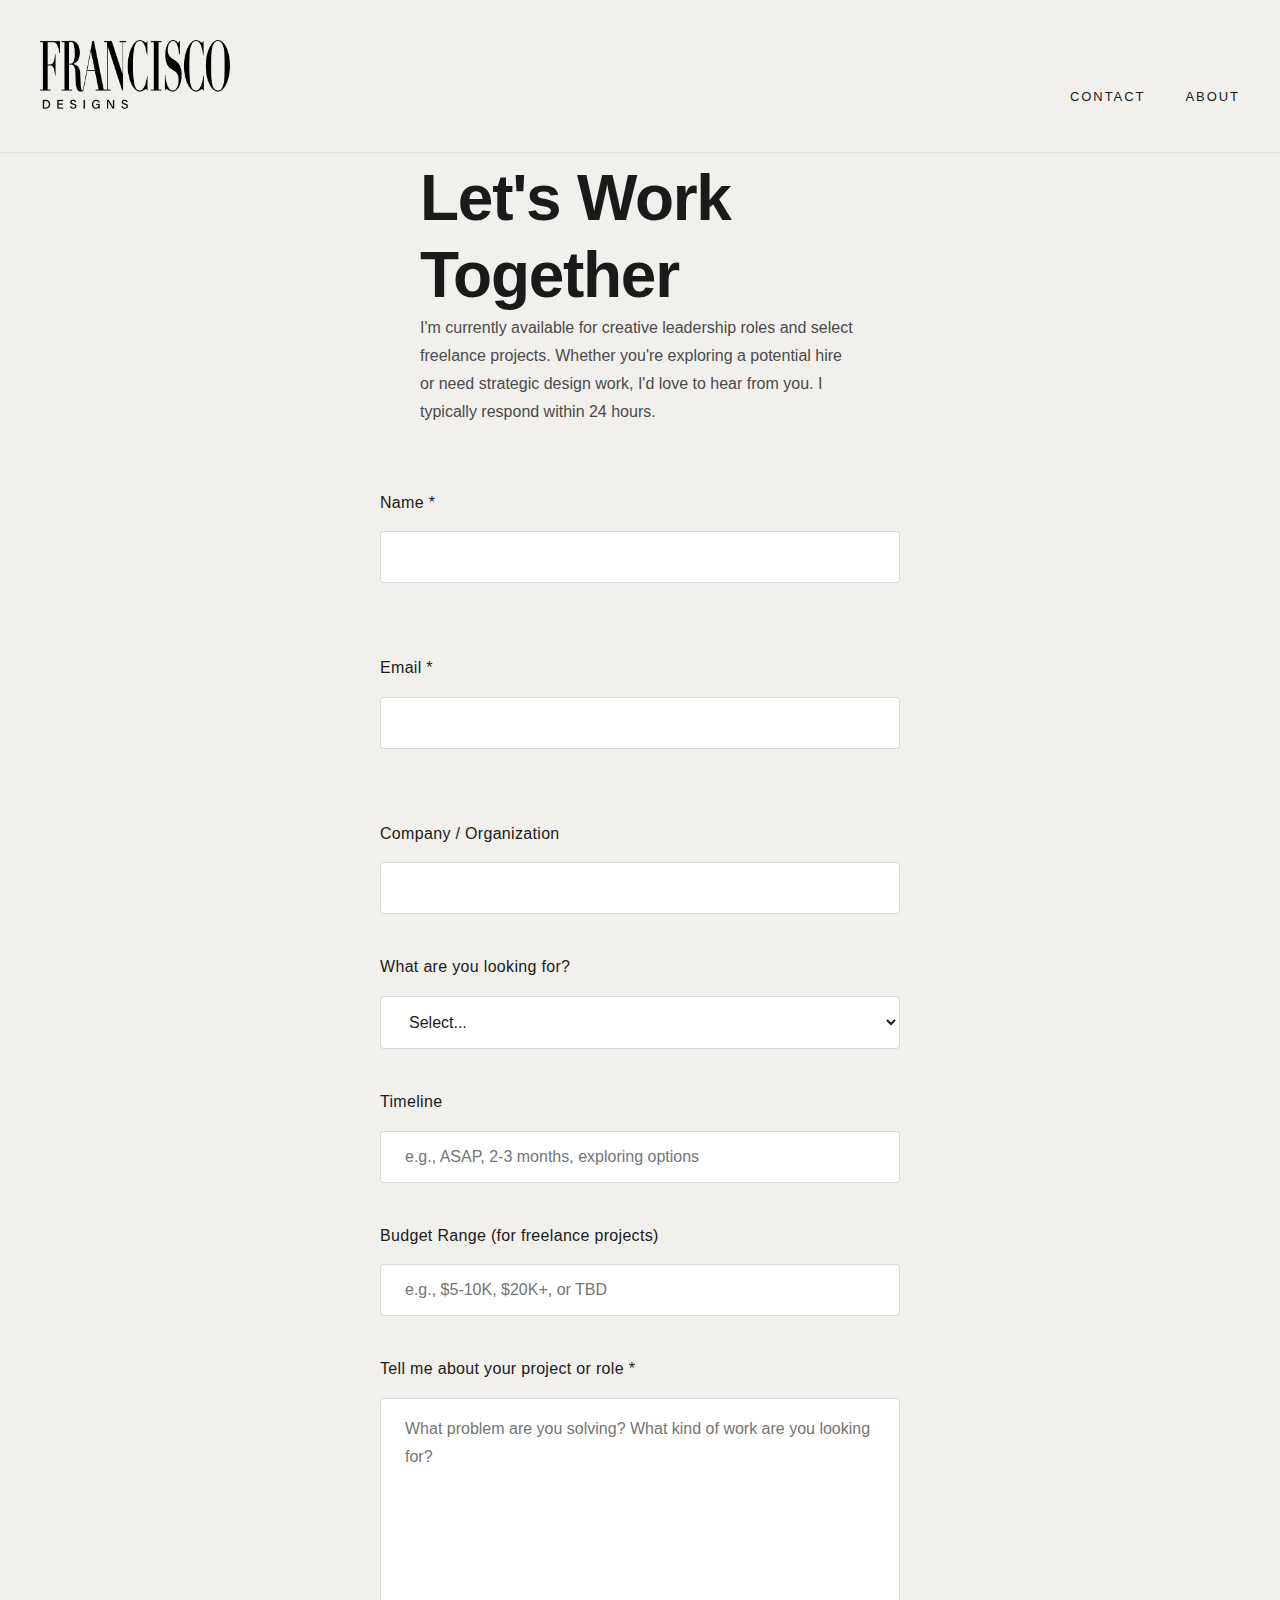
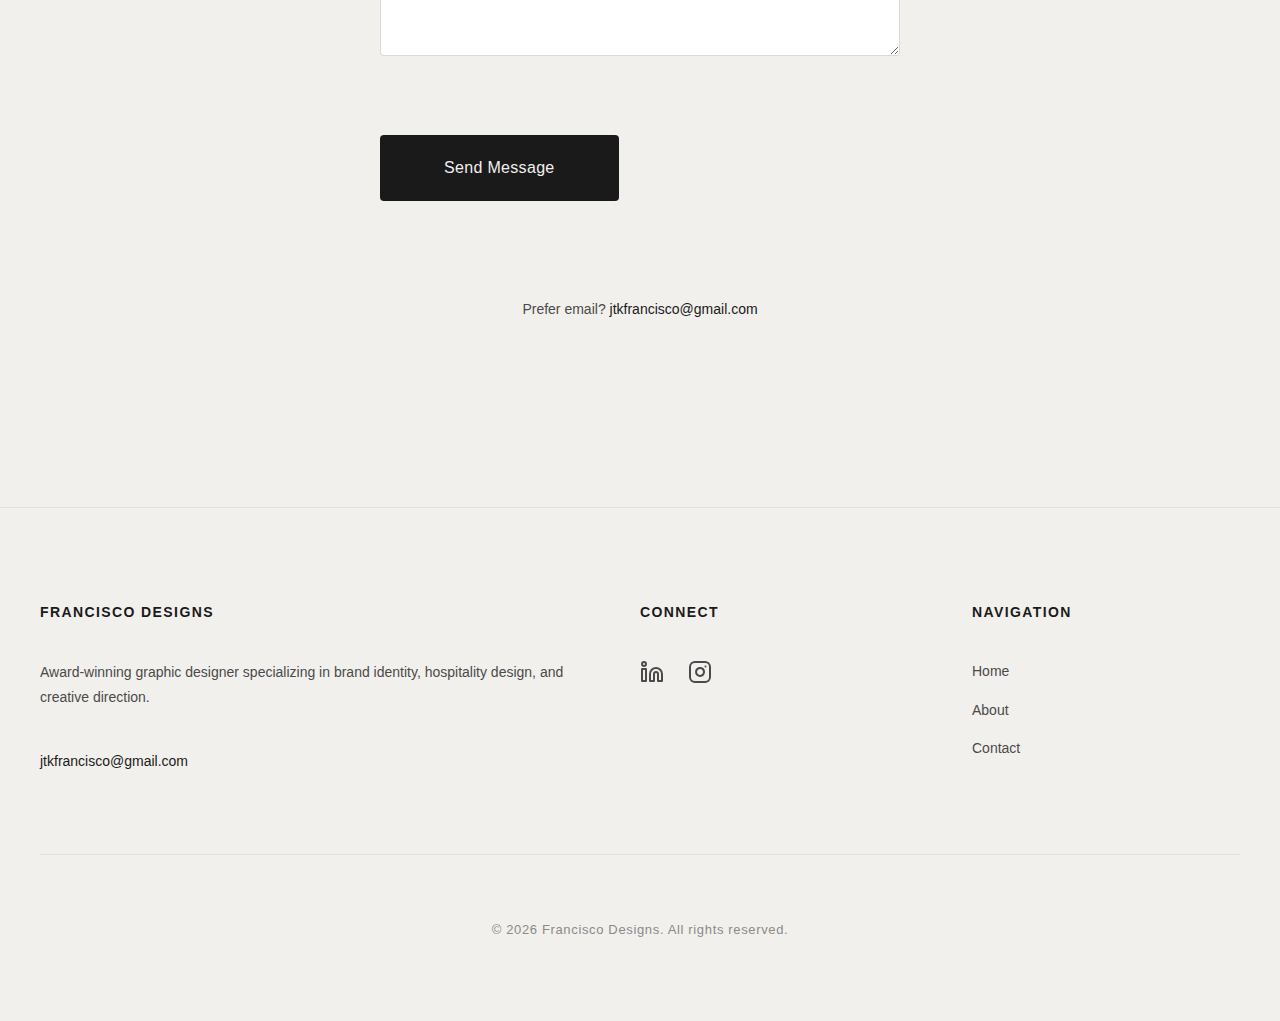
<file: contact.html>
<!DOCTYPE html>
<html lang="en">
<head>
    <meta charset="UTF-8">
    <meta name="viewport" content="width=device-width, initial-scale=1.0">
    <title>Contact – Francisco Designs</title>
    <meta name="description" content="Get in touch with Francisco Designs for brand identity and creative direction projects.">
    <link rel="stylesheet" href="css/styles.css">
</head>
<body>
    <!-- Sticky Navigation Header -->
    <header class="main-header">
        <div class="header-content">
            <a href="index.html" class="logo">
                <img src="MainFranciscoLogo.png" alt="Francisco Designs">
            </a>
            <nav class="main-nav">
                <a href="contact.html" class="nav-link">CONTACT</a>
                <a href="About/about.html" class="nav-link">ABOUT</a>
            </nav>
        </div>
    </header>

    <!-- Contact Form Section -->
    <main class="contact-page" role="main" style="margin-top: 120px;">
        <div class="container">
            <section class="section-text">
                <h1>Let's Work Together</h1>
                <p>I'm currently available for creative leadership roles and select freelance projects. Whether you're exploring a potential hire or need strategic design work, I'd love to hear from you. I typically respond within 24 hours.</p>
            </section>

            <form class="contact-form" method="POST" action="https://formspree.io/f/mreebrgv" id="contactForm">
                <div class="form-group">
                    <label for="name" class="form-label">Name *</label>
                    <input type="text"
                           id="name"
                           name="name"
                           class="form-input"
                           required
                           aria-required="true">
                    <span class="form-error" id="name-error"></span>
                </div>

                <div class="form-group">
                    <label for="email" class="form-label">Email *</label>
                    <input type="email"
                           id="email"
                           name="email"
                           class="form-input"
                           required
                           aria-required="true">
                    <span class="form-error" id="email-error"></span>
                </div>

                <div class="form-group">
                    <label for="company" class="form-label">Company / Organization</label>
                    <input type="text"
                           id="company"
                           name="company"
                           class="form-input">
                </div>

                <div class="form-group">
                    <label for="project-type" class="form-label">What are you looking for?</label>
                    <select id="project-type" name="project-type" class="form-input">
                        <option value="">Select...</option>
                        <option value="full-time">Full-Time Creative Leadership Role</option>
                        <option value="contract">Contract / Freelance Project</option>
                        <option value="consultation">Design Consultation</option>
                        <option value="collaboration">Collaboration / Partnership</option>
                        <option value="other">Other</option>
                    </select>
                </div>

                <div class="form-group">
                    <label for="timeline" class="form-label">Timeline</label>
                    <input type="text"
                           id="timeline"
                           name="timeline"
                           class="form-input"
                           placeholder="e.g., ASAP, 2-3 months, exploring options">
                </div>

                <div class="form-group">
                    <label for="budget" class="form-label">Budget Range (for freelance projects)</label>
                    <input type="text"
                           id="budget"
                           name="budget"
                           class="form-input"
                           placeholder="e.g., $5-10K, $20K+, or TBD">
                </div>

                <div class="form-group">
                    <label for="message" class="form-label">Tell me about your project or role *</label>
                    <textarea id="message"
                              name="message"
                              class="form-textarea"
                              rows="8"
                              required
                              aria-required="true"
                              placeholder="What problem are you solving? What kind of work are you looking for?"></textarea>
                    <span class="form-error" id="message-error"></span>
                </div>

                <button type="submit" class="form-button" id="submitBtn">Send Message</button>

                <div class="form-status" id="formStatus" style="display: none;"></div>
            </form>

            <div class="contact-alternate" style="margin-top: var(--space-xl); text-align: center;">
                <p style="color: var(--color-text-medium);">
                    Prefer email?
                    <a href="mailto:jtkfrancisco@gmail.com" style="color: var(--color-text); font-weight: 500;">
                        jtkfrancisco@gmail.com
                    </a>
                </p>
            </div>
        </div>
    </main>

    <!-- Footer -->
    <footer class="main-footer">
        <div class="footer-content">
            <!-- Column 1: About/Contact Info -->
            <div class="footer-column footer-about">
                <h3 class="footer-heading">Francisco Designs</h3>
                <p class="footer-text">
                    Award-winning graphic designer specializing in brand identity,
                    hospitality design, and creative direction.
                </p>
                <p class="footer-text">
                    <a href="mailto:jtkfrancisco@gmail.com" class="footer-email">
                        jtkfrancisco@gmail.com
                    </a>
                </p>
            </div>

            <!-- Column 2: Social Links -->
            <div class="footer-column footer-social">
                <h3 class="footer-heading">Connect</h3>
                <div class="social-links">
                    <a href="https://www.linkedin.com/in/jtkfrancisco/"
                       target="_blank"
                       rel="noopener noreferrer"
                       aria-label="LinkedIn"
                       class="social-icon">
                        <svg viewBox="0 0 24 24" fill="none" stroke="currentColor" stroke-width="2" stroke-linecap="round" stroke-linejoin="round">
                            <path d="M16 8a6 6 0 0 1 6 6v7h-4v-7a2 2 0 0 0-2-2 2 2 0 0 0-2 2v7h-4v-7a6 6 0 0 1 6-6z"/>
                            <rect x="2" y="9" width="4" height="12"/>
                            <circle cx="4" cy="4" r="2"/>
                        </svg>
                    </a>
                    <a href="https://instagram.com/justinfranciscodesigns"
                       target="_blank"
                       rel="noopener noreferrer"
                       aria-label="Instagram"
                       class="social-icon">
                        <svg viewBox="0 0 24 24" fill="none" stroke="currentColor" stroke-width="2" stroke-linecap="round" stroke-linejoin="round">
                            <rect x="2" y="2" width="20" height="20" rx="5" ry="5"/>
                            <path d="M16 11.37A4 4 0 1 1 12.63 8 4 4 0 0 1 16 11.37z"/>
                            <line x1="17.5" y1="6.5" x2="17.51" y2="6.5"/>
                        </svg>
                    </a>
                </div>
            </div>

            <!-- Column 3: Quick Navigation -->
            <div class="footer-column footer-nav">
                <h3 class="footer-heading">Navigation</h3>
                <nav class="footer-nav-links">
                    <a href="index.html" class="footer-nav-link">Home</a>
                    <a href="About/about.html" class="footer-nav-link">About</a>
                    <a href="contact.html" class="footer-nav-link">Contact</a>
                </nav>
            </div>
        </div>

        <!-- Copyright -->
        <div class="footer-bottom">
            <p class="footer-copyright">&copy; 2026 Francisco Designs. All rights reserved.</p>
        </div>
    </footer>

    <script src="js/main.js"></script>
</body>
</html>
</file>
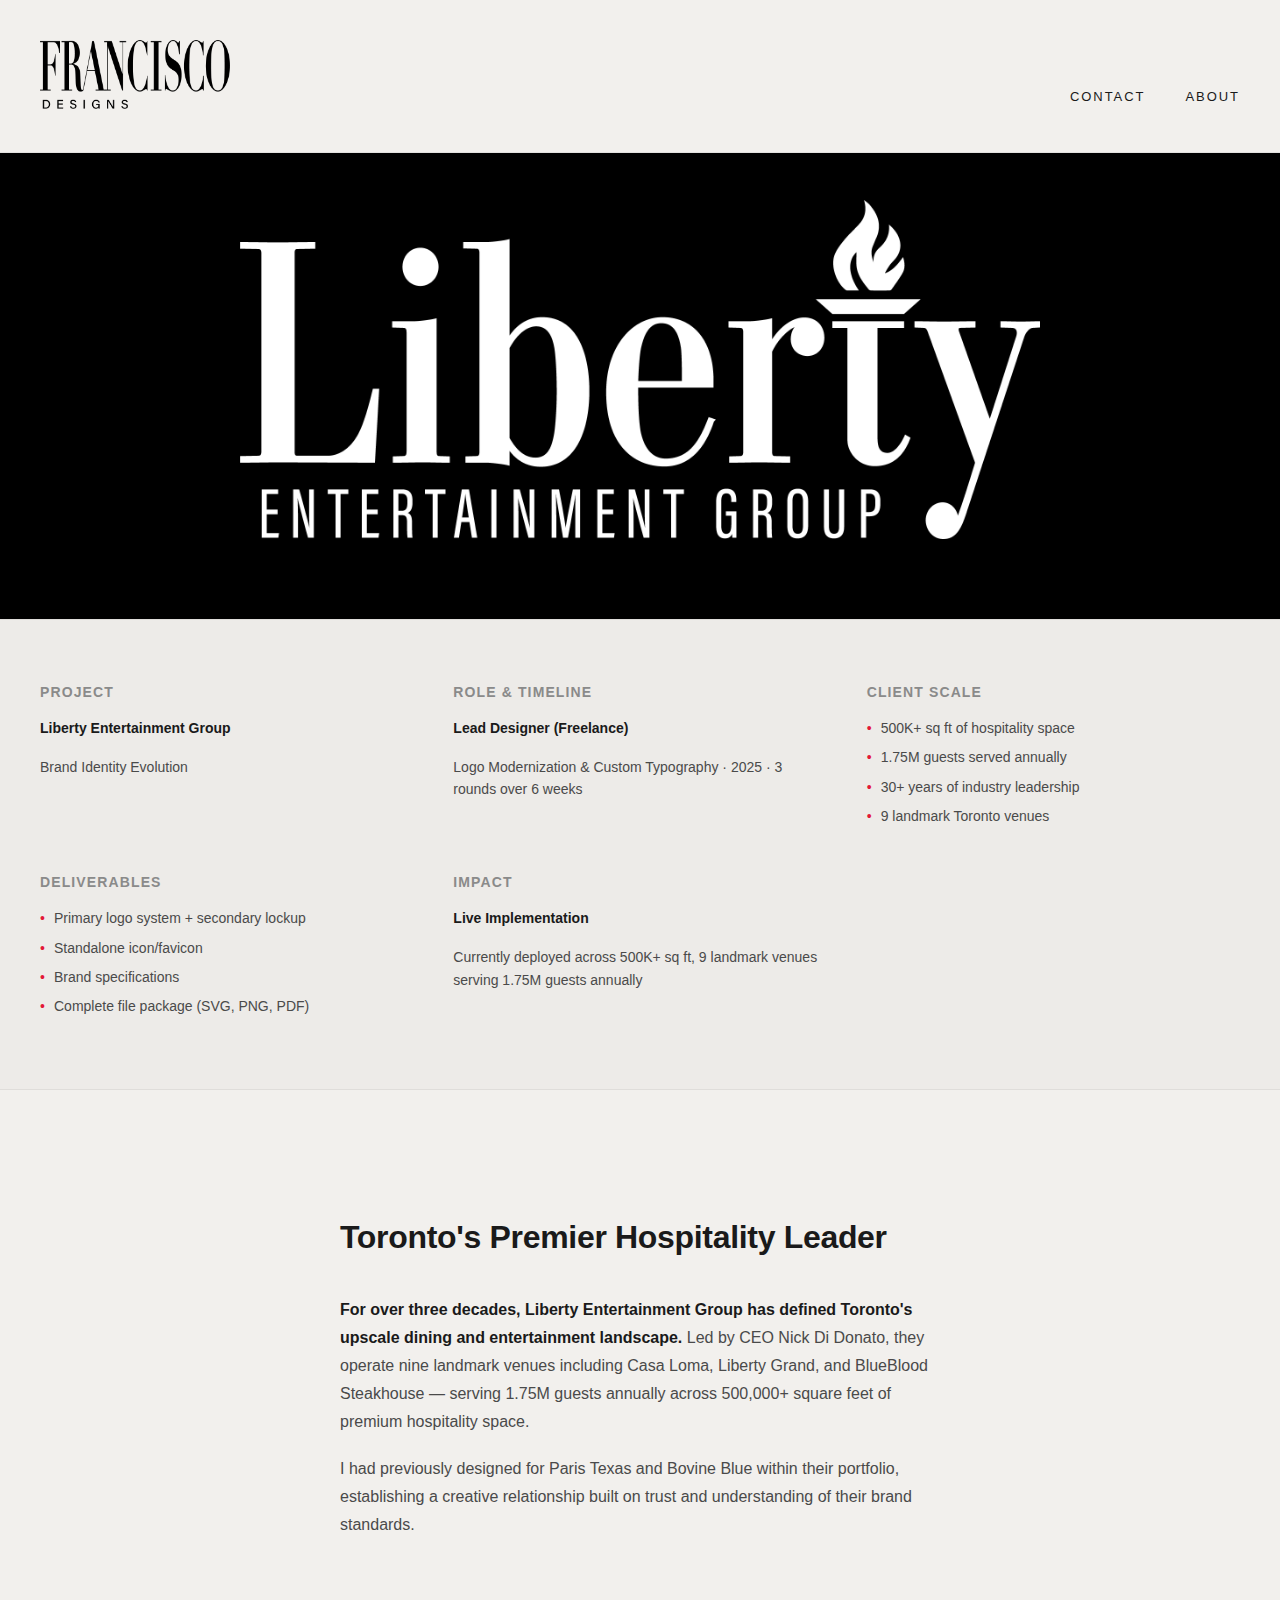
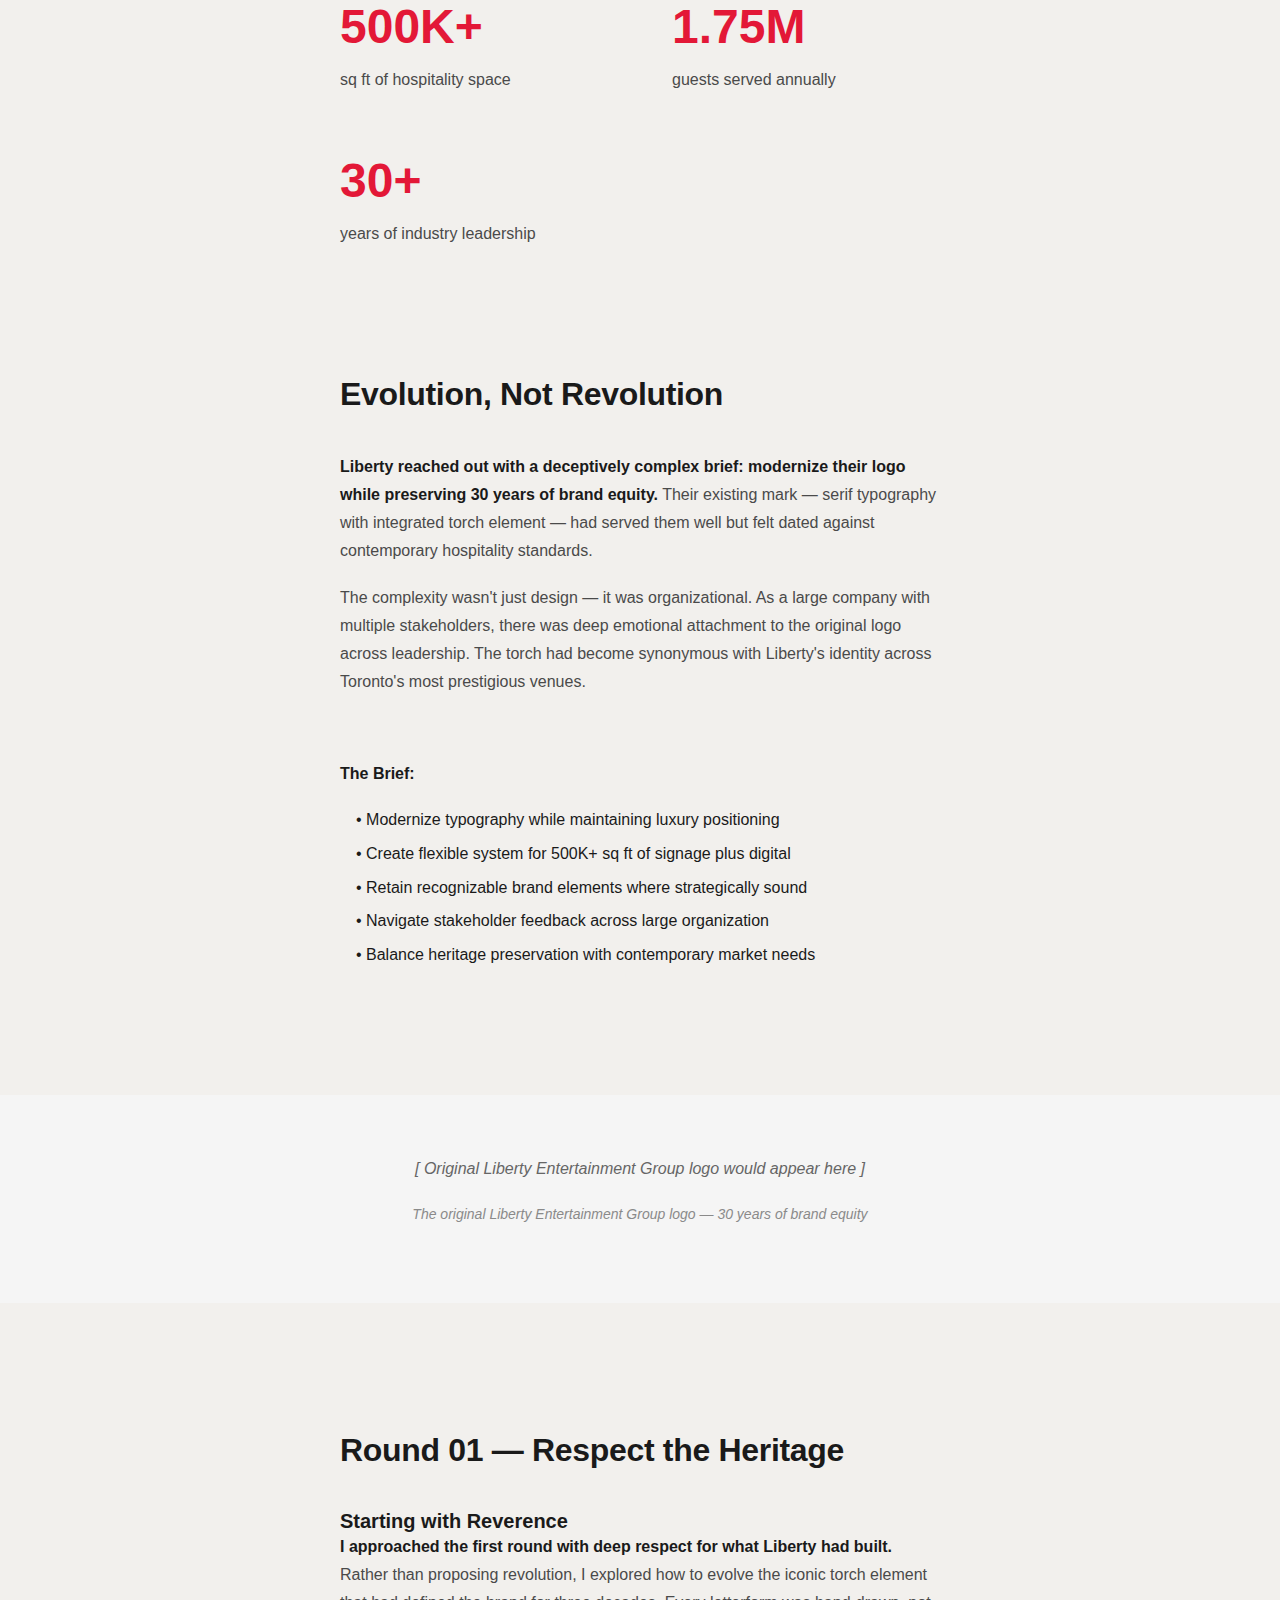
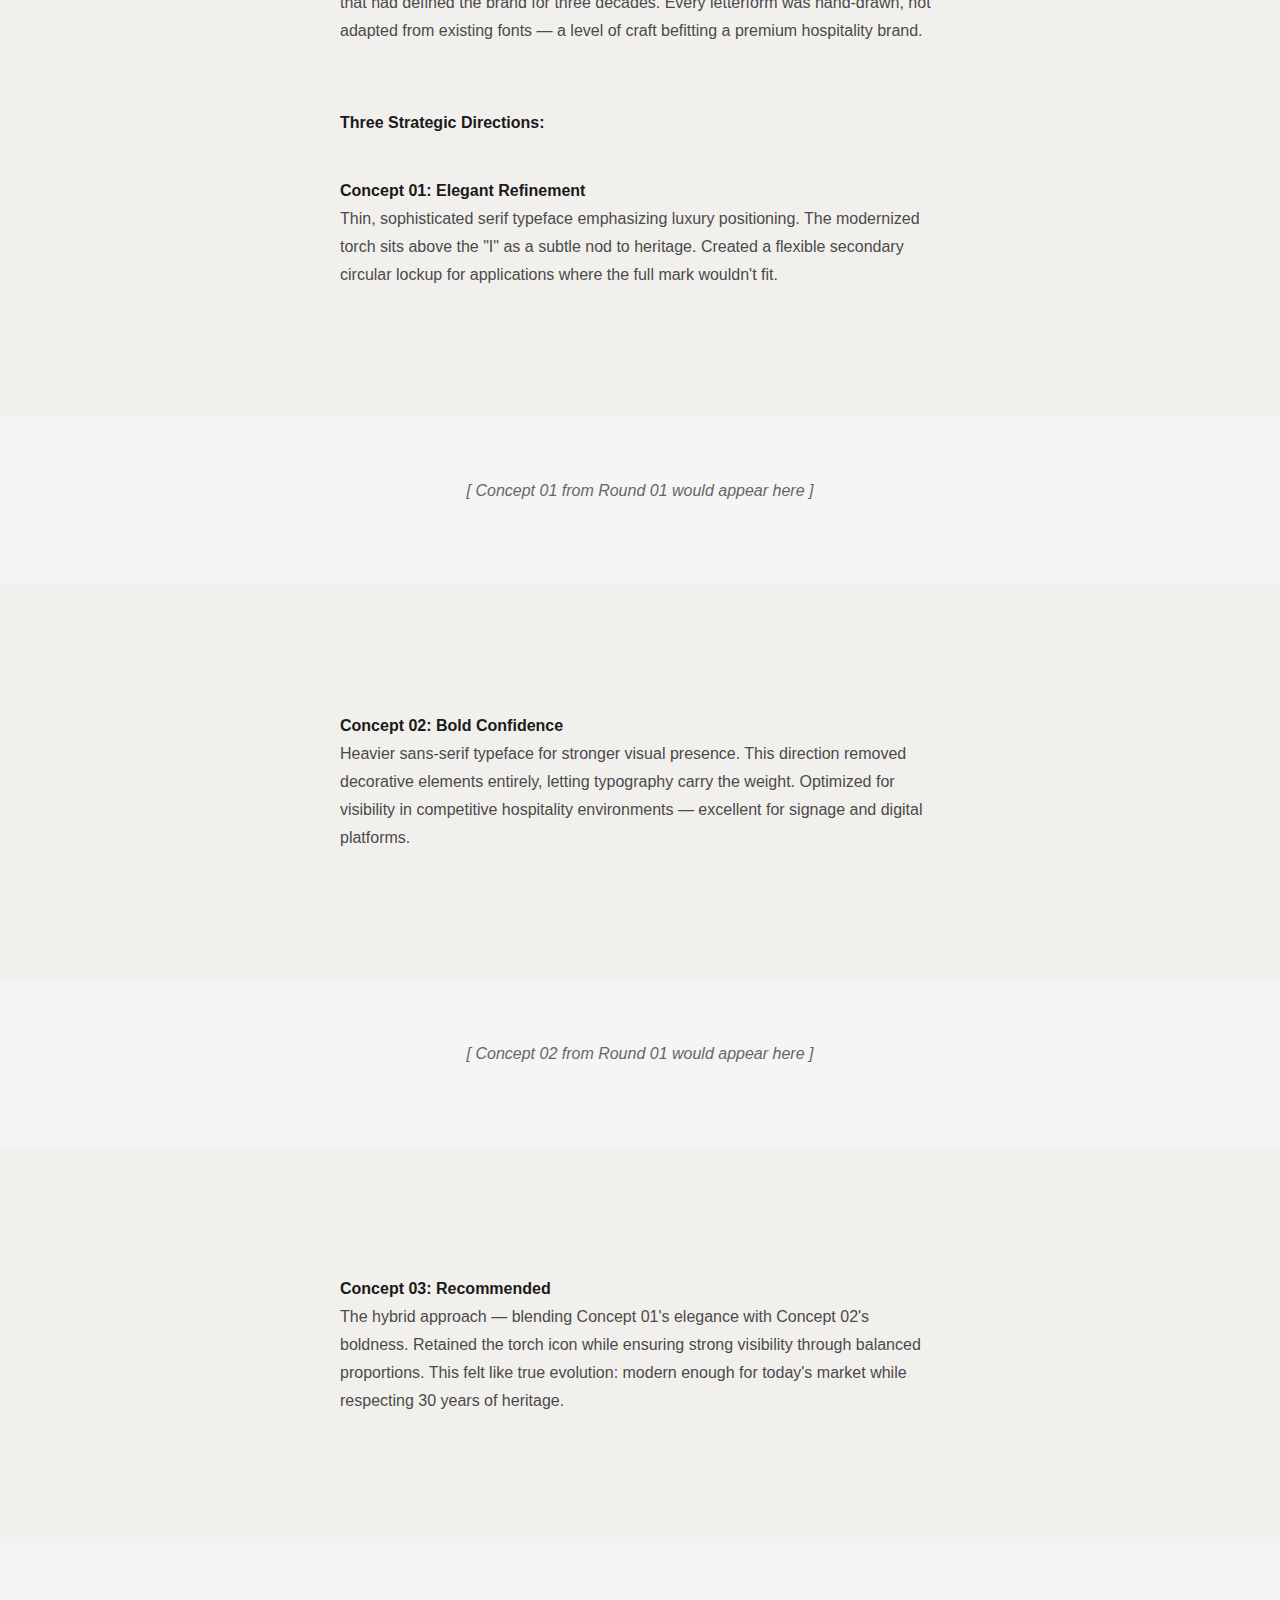
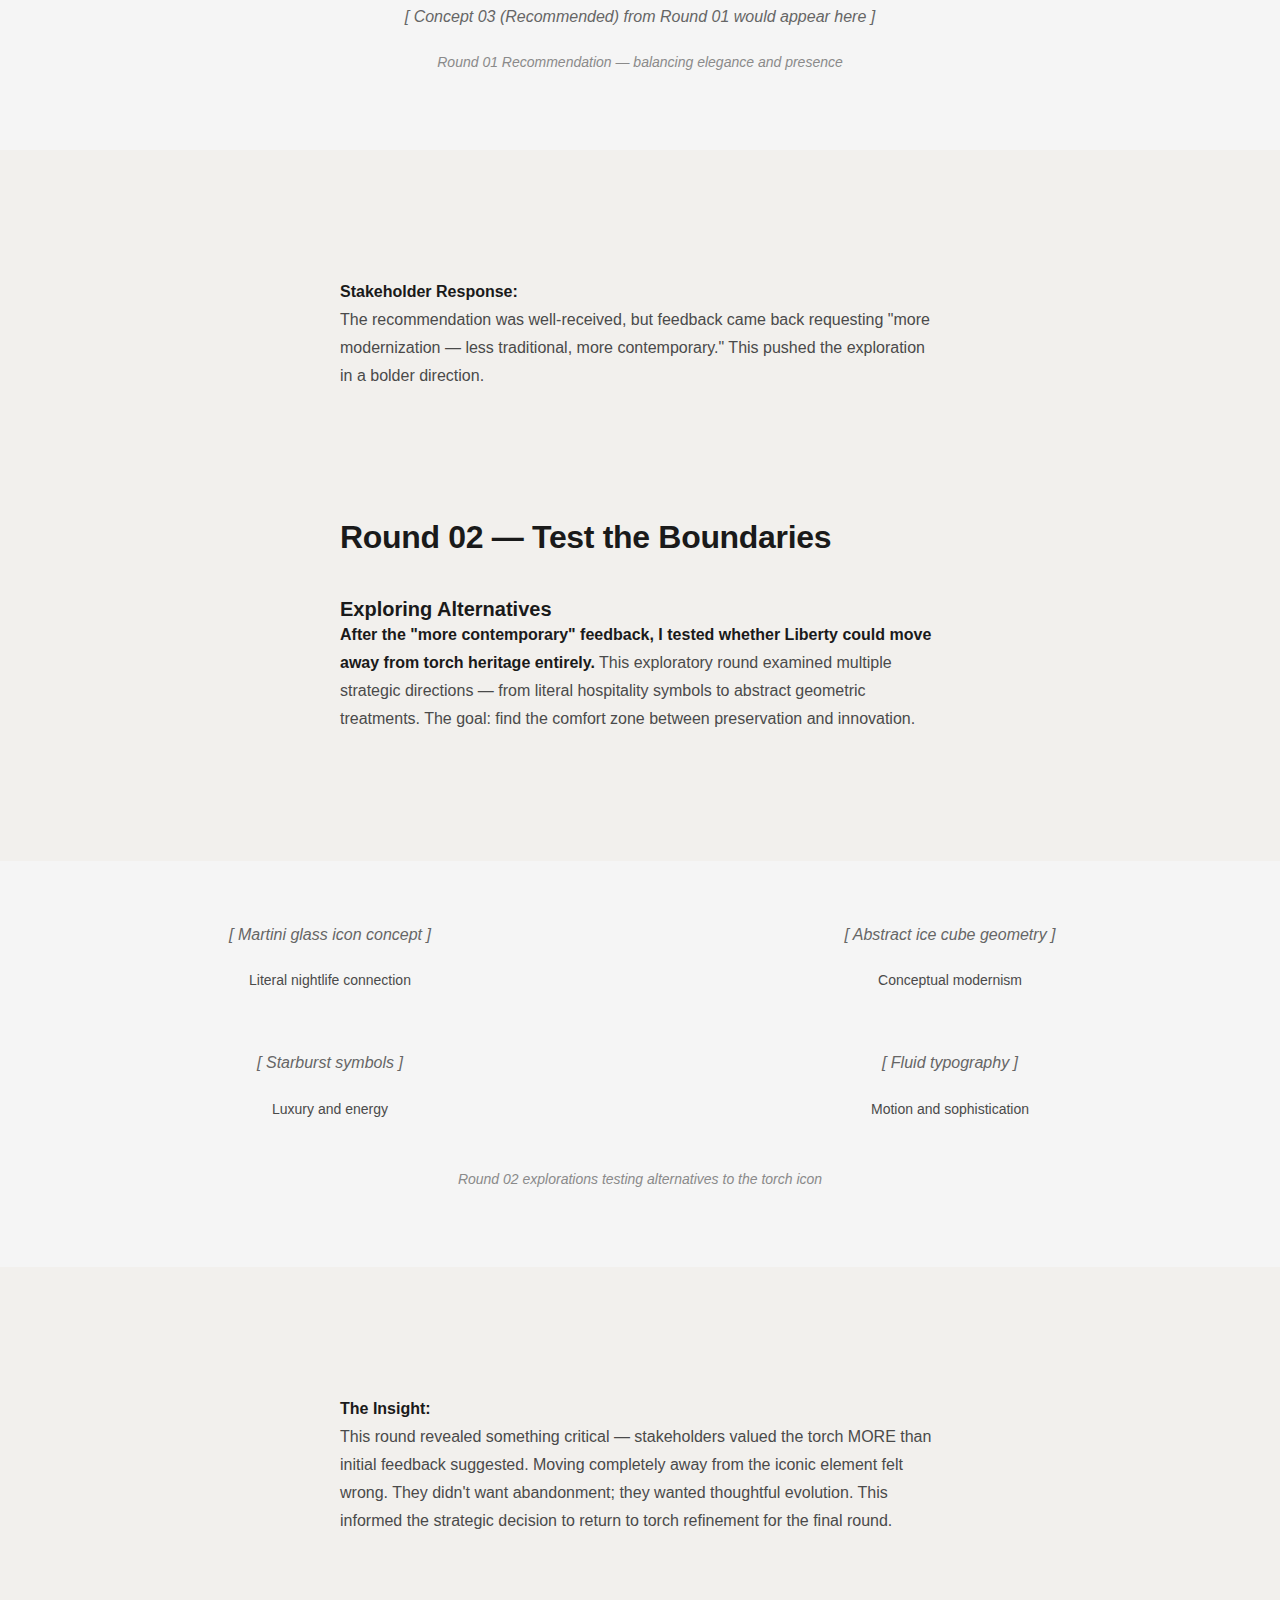
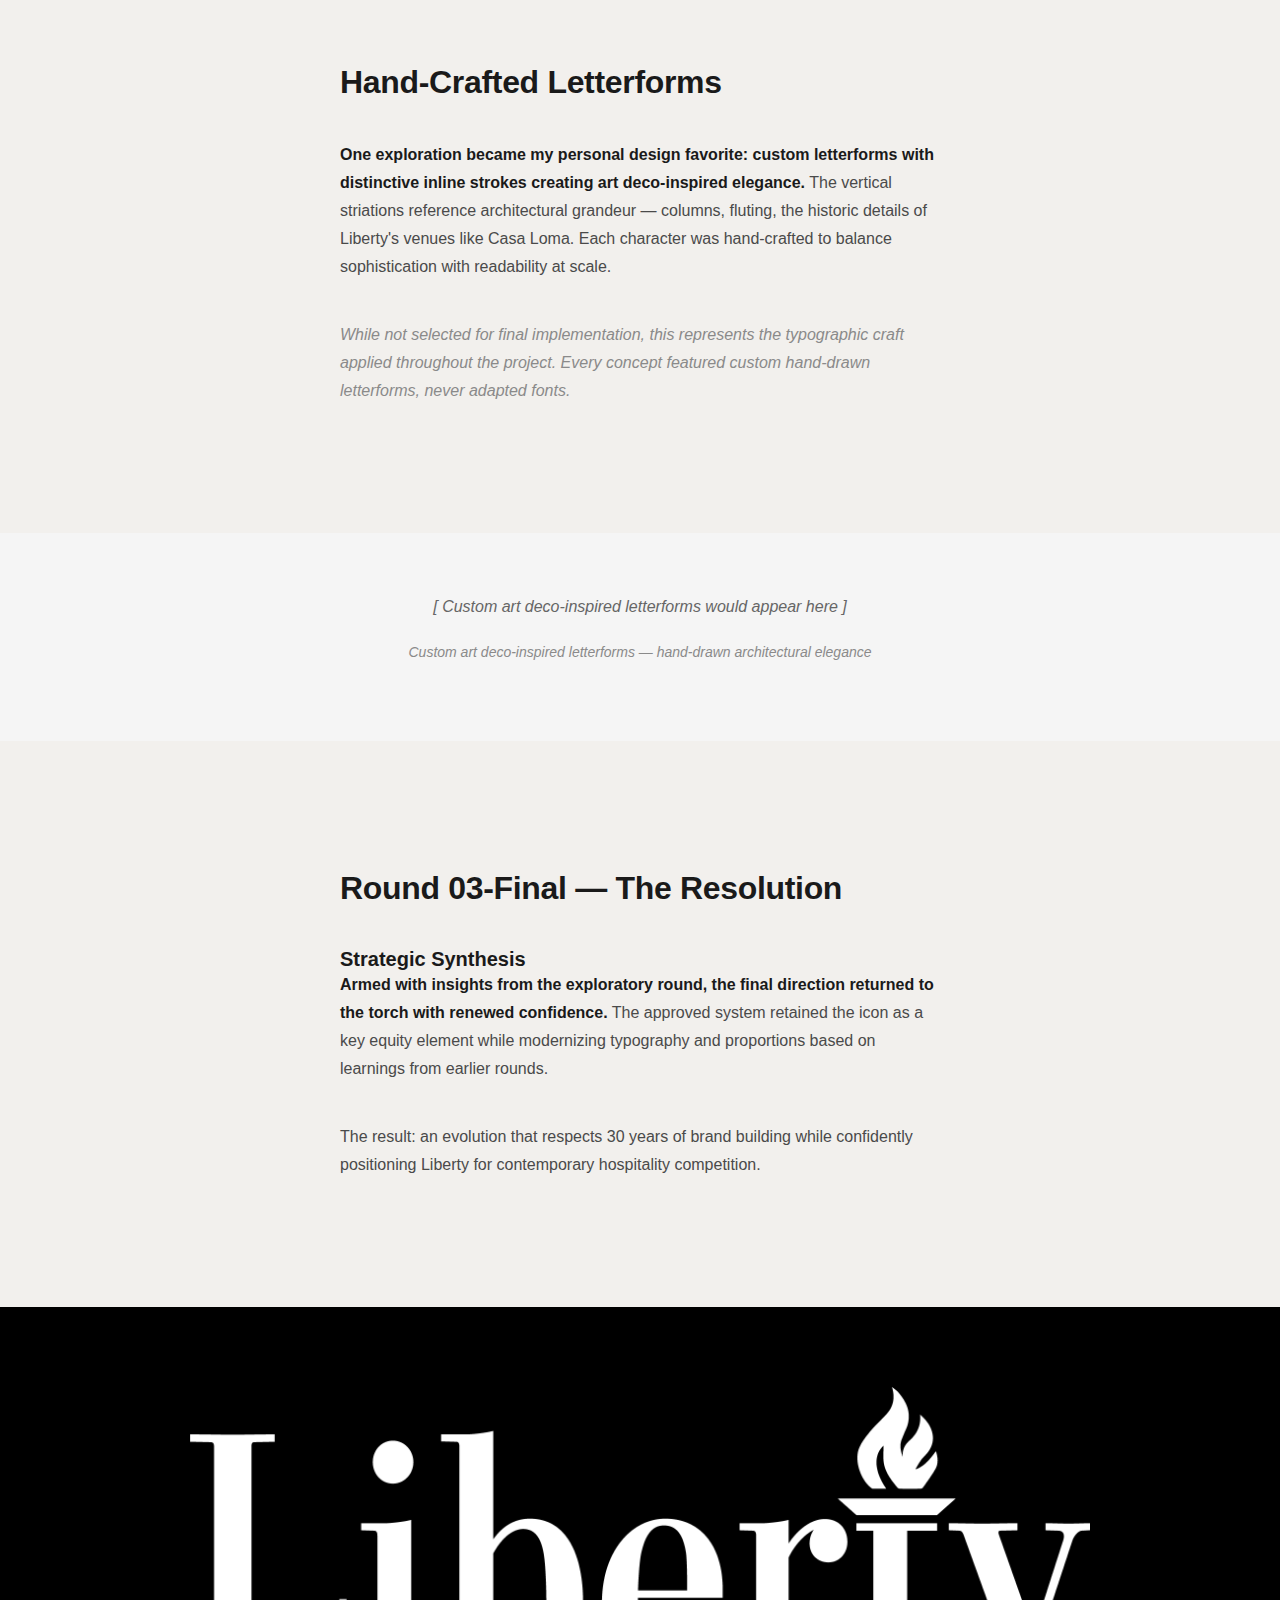
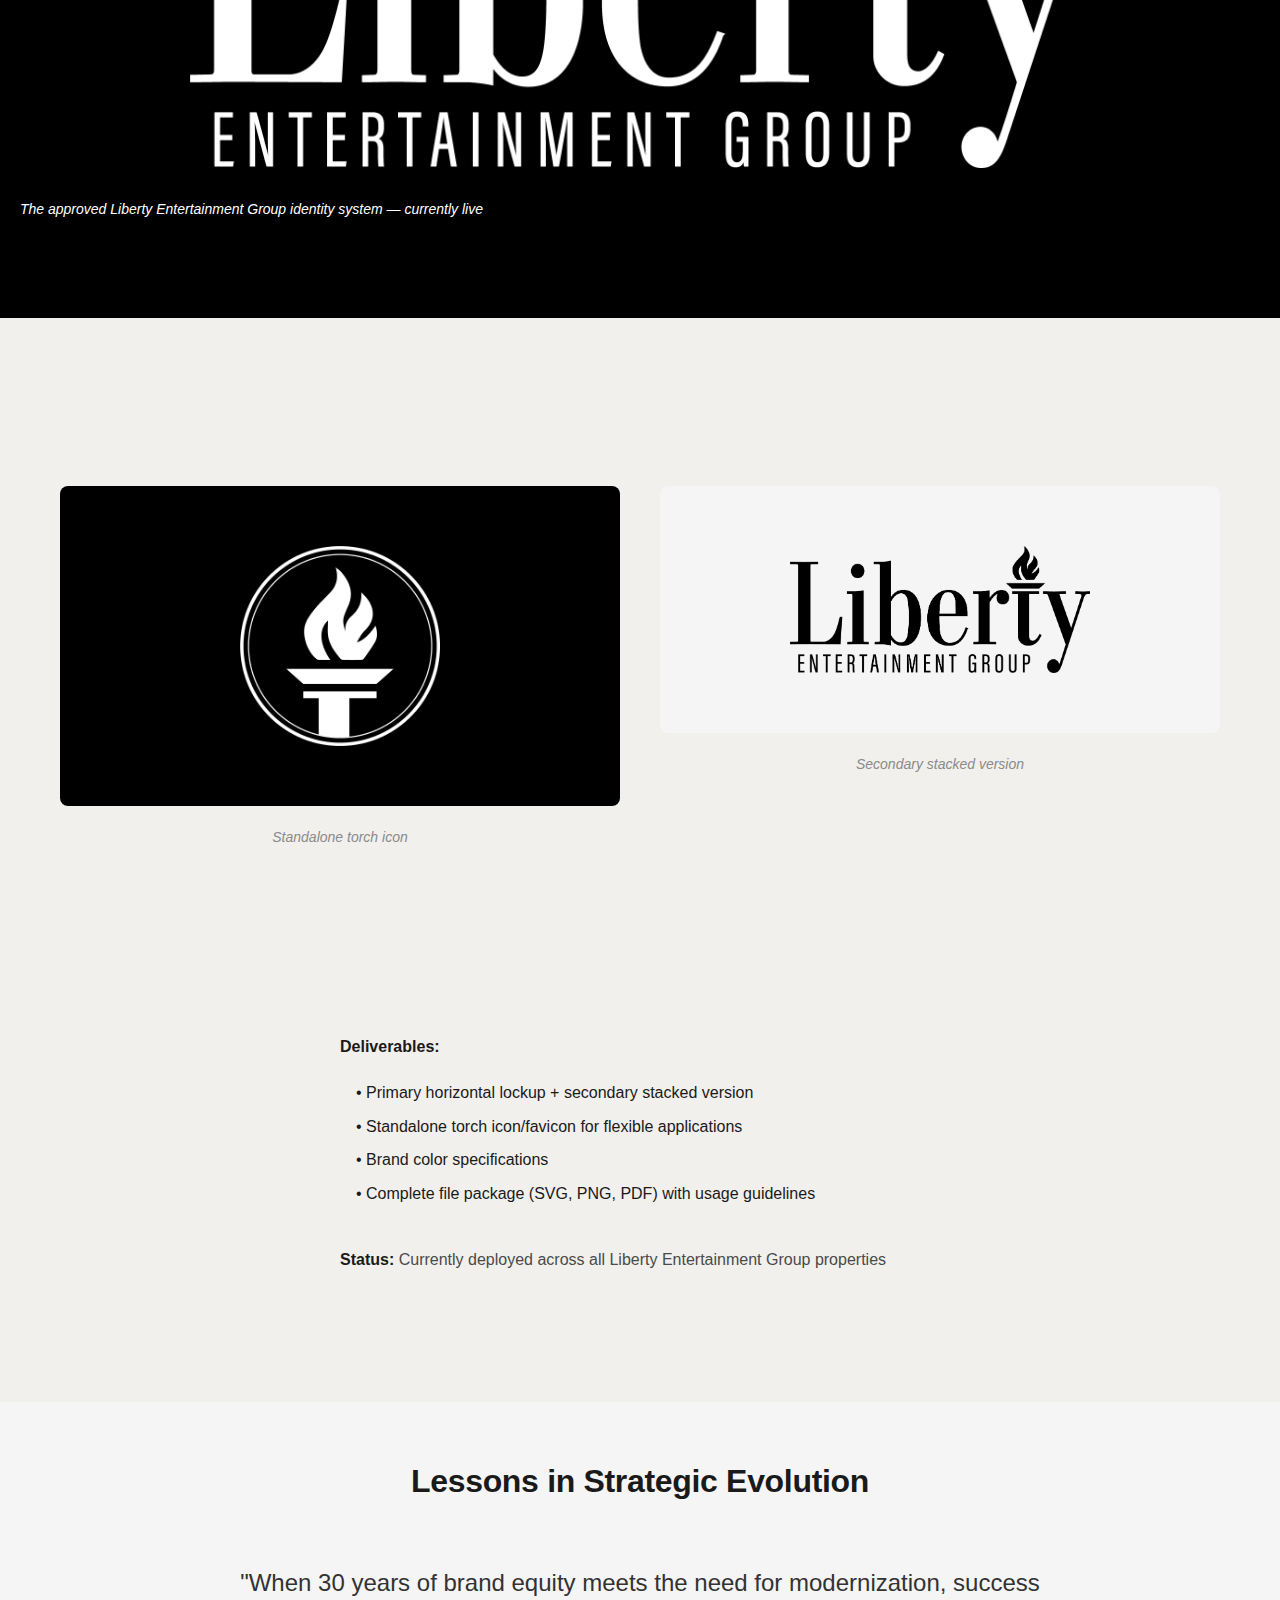
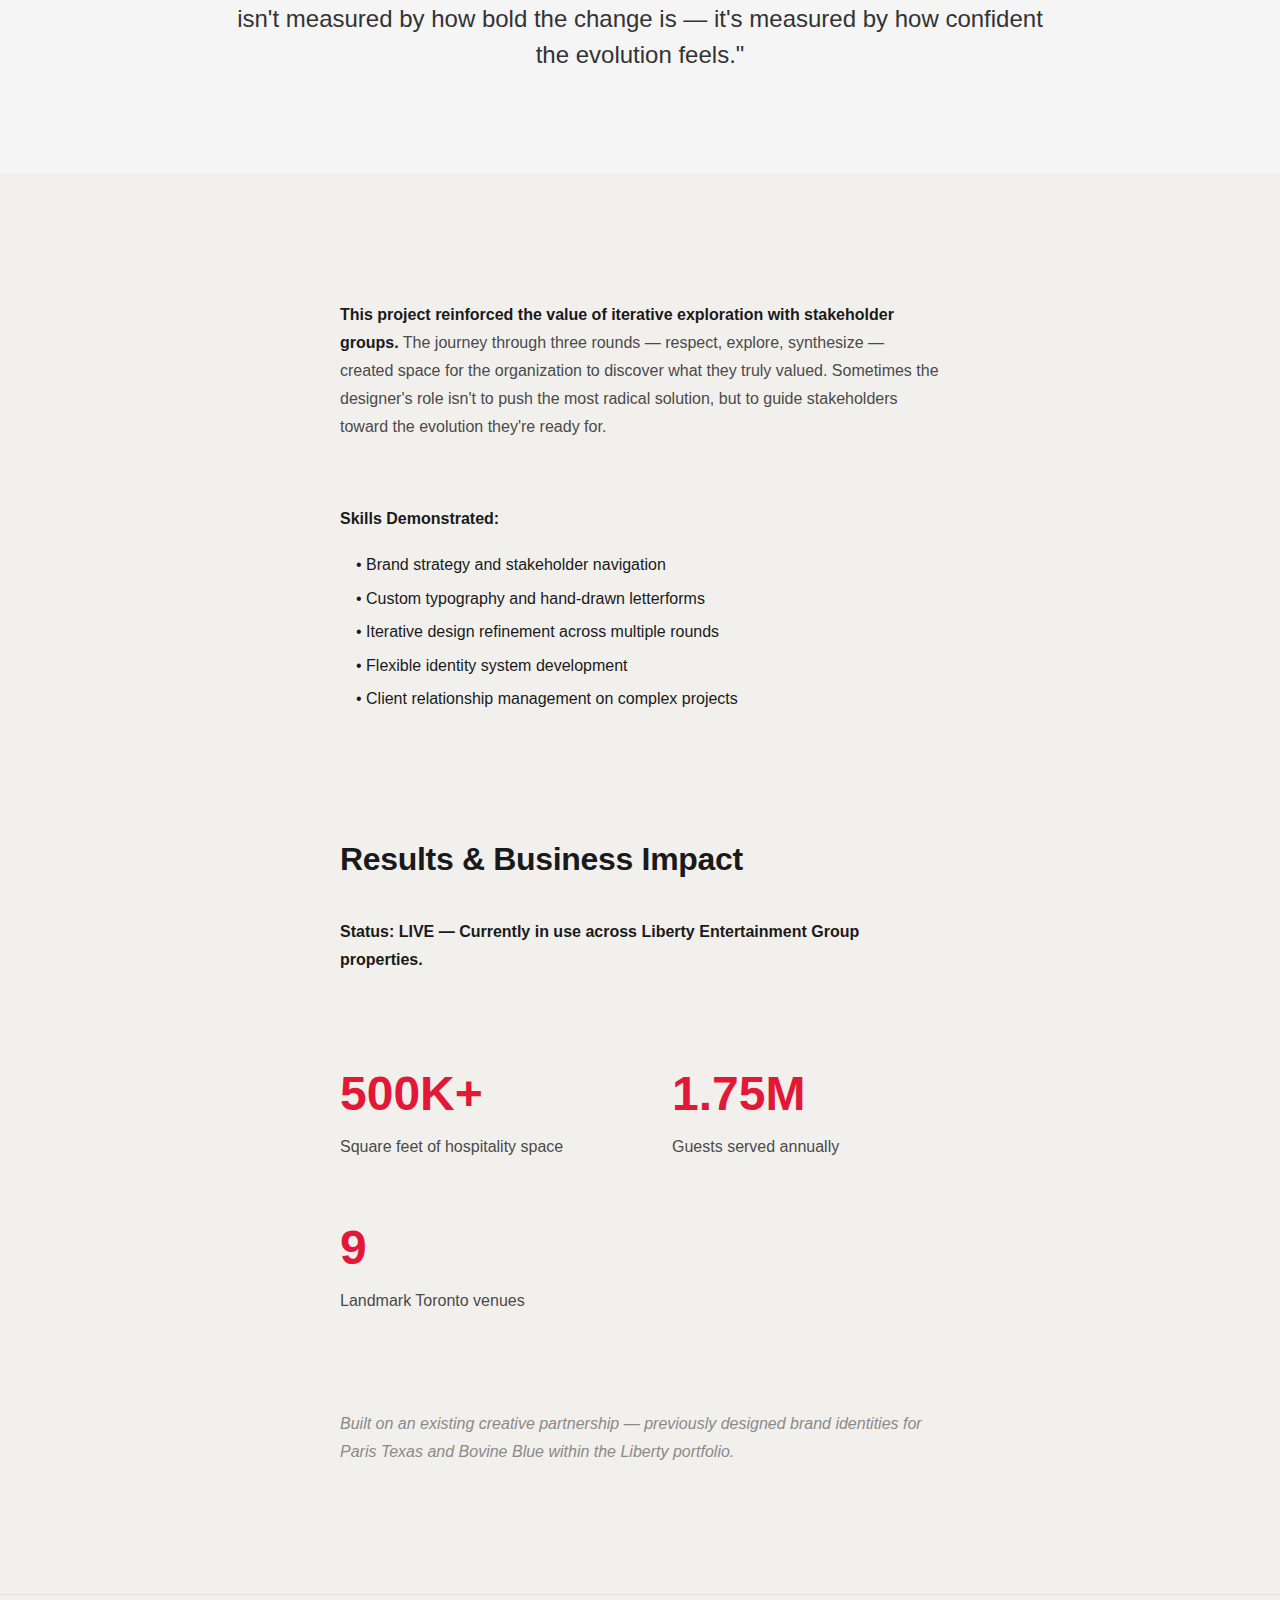
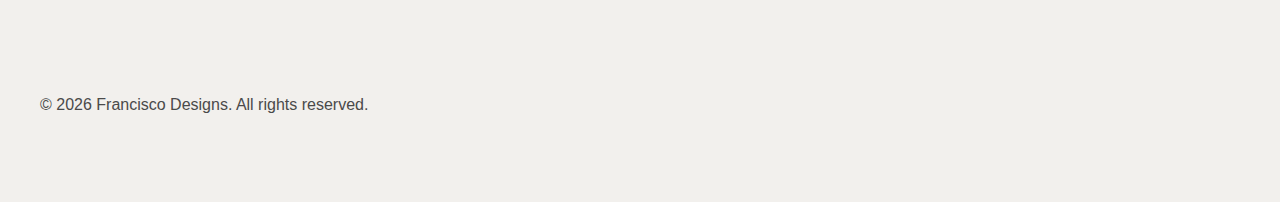
<file: liberty.html>
<!DOCTYPE html>
<html lang="en">
<head>
    <meta charset="UTF-8">
    <meta name="viewport" content="width=device-width, initial-scale=1.0">
    <title>Liberty Entertainment Group Logo Evolution – Brand Identity Modernization | Francisco Designs</title>
    <meta name="description" content="Logo modernization for Toronto's premier hospitality group managing 500K+ sq ft across iconic venues including Casa Loma and Liberty Grand.">
    <link rel="stylesheet" href="css/styles.css">
</head>
<body>
    <!-- Sticky Navigation Header -->
    <header class="main-header">
        <div class="header-content">
            <a href="index.html" class="logo">
                <img src="MainFranciscoLogo.png" alt="Francisco Designs">
            </a>
            <nav class="main-nav">
                <a href="#contact" class="nav-link">CONTACT</a>
                <a href="About/about.html" class="nav-link">ABOUT</a>
            </nav>
        </div>
    </header>

    <!-- Project Detail Page -->
    <main class="project-detail">

        <!-- Hero Image -->
        <section class="hero">
            <div class="bleed hero-image" style="background-color: #000;">
                <img src="Liberty Entertainment Logo/Content/Finals/Final_Liberty-White@2x.png"
                     alt="Liberty Entertainment Group modernized logo with torch icon"
                     style="padding: 80px 0; max-width: 800px; margin: 0 auto;">
            </div>
        </section>

        <!-- Proof Strip: Project Quick Scan -->
        <section class="proof-strip">
            <div class="proof-grid">
                <div class="proof-item">
                    <h3>Project</h3>
                    <p><strong>Liberty Entertainment Group</strong></p>
                    <p>Brand Identity Evolution</p>
                </div>
                <div class="proof-item">
                    <h3>Role & Timeline</h3>
                    <p><strong>Lead Designer (Freelance)</strong></p>
                    <p>Logo Modernization & Custom Typography · 2025 · 3 rounds over 6 weeks</p>
                </div>
                <div class="proof-item">
                    <h3>Client Scale</h3>
                    <ul>
                        <li>500K+ sq ft of hospitality space</li>
                        <li>1.75M guests served annually</li>
                        <li>30+ years of industry leadership</li>
                        <li>9 landmark Toronto venues</li>
                    </ul>
                </div>
                <div class="proof-item">
                    <h3>Deliverables</h3>
                    <ul>
                        <li>Primary logo system + secondary lockup</li>
                        <li>Standalone icon/favicon</li>
                        <li>Brand specifications</li>
                        <li>Complete file package (SVG, PNG, PDF)</li>
                    </ul>
                </div>
                <div class="proof-item">
                    <h3>Impact</h3>
                    <p><strong>Live Implementation</strong></p>
                    <p>Currently deployed across 500K+ sq ft, 9 landmark venues serving 1.75M guests annually</p>
                </div>
            </div>
        </section>

        <!-- Section 01: The Client -->
        <section class="content-section">
            <div class="section-text">
                <h2>Toronto's Premier Hospitality Leader</h2>
                <p><strong>For over three decades, Liberty Entertainment Group has defined Toronto's upscale dining and entertainment landscape.</strong> Led by CEO Nick Di Donato, they operate nine landmark venues including Casa Loma, Liberty Grand, and BlueBlood Steakhouse — serving 1.75M guests annually across 500,000+ square feet of premium hospitality space.</p>
                <p>I had previously designed for Paris Texas and Bovine Blue within their portfolio, establishing a creative relationship built on trust and understanding of their brand standards.</p>

                <div class="metrics" style="margin-top: var(--space-lg);">
                    <div class="metric-item">
                        <div class="metric-number">500K+</div>
                        <div class="metric-label">sq ft of hospitality space</div>
                    </div>
                    <div class="metric-item">
                        <div class="metric-number">1.75M</div>
                        <div class="metric-label">guests served annually</div>
                    </div>
                    <div class="metric-item">
                        <div class="metric-number">30+</div>
                        <div class="metric-label">years of industry leadership</div>
                    </div>
                </div>
            </div>
        </section>

        <!-- Section 02: The Challenge -->
        <section class="content-section">
            <div class="section-text">
                <h2>Evolution, Not Revolution</h2>
                <p><strong>Liberty reached out with a deceptively complex brief: modernize their logo while preserving 30 years of brand equity.</strong> Their existing mark — serif typography with integrated torch element — had served them well but felt dated against contemporary hospitality standards.</p>
                <p>The complexity wasn't just design — it was organizational. As a large company with multiple stakeholders, there was deep emotional attachment to the original logo across leadership. The torch had become synonymous with Liberty's identity across Toronto's most prestigious venues.</p>

                <p style="margin-top: var(--space-lg);"><strong>The Brief:</strong></p>
                <ul style="list-style: none; padding-left: 1em;">
                    <li style="margin-bottom: 0.5em;">• Modernize typography while maintaining luxury positioning</li>
                    <li style="margin-bottom: 0.5em;">• Create flexible system for 500K+ sq ft of signage plus digital</li>
                    <li style="margin-bottom: 0.5em;">• Retain recognizable brand elements where strategically sound</li>
                    <li style="margin-bottom: 0.5em;">• Navigate stakeholder feedback across large organization</li>
                    <li style="margin-bottom: 0.5em;">• Balance heritage preservation with contemporary market needs</li>
                </ul>
            </div>
        </section>

        <!-- IMAGE PLACEHOLDER: Original Logo -->
        <!-- Note: OLDLogo.png from Round01 folder should be placed here when available -->
        <section class="content-section" style="background-color: #f5f5f5; padding: 60px 20px;">
            <div style="max-width: 800px; margin: 0 auto; text-align: center;">
                <p style="color: #666; font-style: italic;">[ Original Liberty Entertainment Group logo would appear here ]</p>
                <p class="image-caption" style="margin-top: 20px;">The original Liberty Entertainment Group logo — 30 years of brand equity</p>
            </div>
        </section>

        <!-- Section 03: Round 01 -->
        <section class="content-section">
            <div class="section-text">
                <h2>Round 01 — Respect the Heritage</h2>
                <h3 style="margin-top: var(--space-md);">Starting with Reverence</h3>
                <p><strong>I approached the first round with deep respect for what Liberty had built.</strong> Rather than proposing revolution, I explored how to evolve the iconic torch element that had defined the brand for three decades. Every letterform was hand-drawn, not adapted from existing fonts — a level of craft befitting a premium hospitality brand.</p>

                <p style="margin-top: var(--space-lg);"><strong>Three Strategic Directions:</strong></p>

                <p style="margin-top: var(--space-md);"><strong>Concept 01: Elegant Refinement</strong><br>
                Thin, sophisticated serif typeface emphasizing luxury positioning. The modernized torch sits above the "I" as a subtle nod to heritage. Created a flexible secondary circular lockup for applications where the full mark wouldn't fit.</p>
            </div>
        </section>

        <!-- IMAGE PLACEHOLDER: Concept 01 -->
        <section class="content-section" style="background-color: #f5f5f5; padding: 60px 20px;">
            <div style="max-width: 900px; margin: 0 auto; text-align: center;">
                <p style="color: #666; font-style: italic;">[ Concept 01 from Round 01 would appear here ]</p>
            </div>
        </section>

        <!-- Concept 02 -->
        <section class="content-section">
            <div class="section-text">
                <p><strong>Concept 02: Bold Confidence</strong><br>
                Heavier sans-serif typeface for stronger visual presence. This direction removed decorative elements entirely, letting typography carry the weight. Optimized for visibility in competitive hospitality environments — excellent for signage and digital platforms.</p>
            </div>
        </section>

        <!-- IMAGE PLACEHOLDER: Concept 02 -->
        <section class="content-section" style="background-color: #f5f5f5; padding: 60px 20px;">
            <div style="max-width: 900px; margin: 0 auto; text-align: center;">
                <p style="color: #666; font-style: italic;">[ Concept 02 from Round 01 would appear here ]</p>
            </div>
        </section>

        <!-- Concept 03 -->
        <section class="content-section">
            <div class="section-text">
                <p><strong>Concept 03: Recommended</strong><br>
                The hybrid approach — blending Concept 01's elegance with Concept 02's boldness. Retained the torch icon while ensuring strong visibility through balanced proportions. This felt like true evolution: modern enough for today's market while respecting 30 years of heritage.</p>
            </div>
        </section>

        <!-- IMAGE PLACEHOLDER: Concept 03 -->
        <section class="content-section" style="background-color: #f5f5f5; padding: 60px 20px;">
            <div style="max-width: 900px; margin: 0 auto; text-align: center;">
                <p style="color: #666; font-style: italic;">[ Concept 03 (Recommended) from Round 01 would appear here ]</p>
                <p class="image-caption" style="margin-top: 20px;">Round 01 Recommendation — balancing elegance and presence</p>
            </div>
        </section>

        <!-- Stakeholder Response -->
        <section class="content-section">
            <div class="section-text">
                <p><strong>Stakeholder Response:</strong><br>
                The recommendation was well-received, but feedback came back requesting "more modernization — less traditional, more contemporary." This pushed the exploration in a bolder direction.</p>
            </div>
        </section>

        <!-- Section 04: Round 02 -->
        <section class="content-section">
            <div class="section-text">
                <h2>Round 02 — Test the Boundaries</h2>
                <h3 style="margin-top: var(--space-md);">Exploring Alternatives</h3>
                <p><strong>After the "more contemporary" feedback, I tested whether Liberty could move away from torch heritage entirely.</strong> This exploratory round examined multiple strategic directions — from literal hospitality symbols to abstract geometric treatments. The goal: find the comfort zone between preservation and innovation.</p>
            </div>
        </section>

        <!-- IMAGE PLACEHOLDER: Round 02 Grid -->
        <section class="content-section" style="background-color: #f5f5f5; padding: 60px 20px;">
            <div style="max-width: 1200px; margin: 0 auto;">
                <div style="display: grid; grid-template-columns: 1fr 1fr; gap: 40px; text-align: center;">
                    <div>
                        <p style="color: #666; font-style: italic;">[ Martini glass icon concept ]</p>
                        <p style="font-size: 14px; margin-top: 10px;">Literal nightlife connection</p>
                    </div>
                    <div>
                        <p style="color: #666; font-style: italic;">[ Abstract ice cube geometry ]</p>
                        <p style="font-size: 14px; margin-top: 10px;">Conceptual modernism</p>
                    </div>
                    <div>
                        <p style="color: #666; font-style: italic;">[ Starburst symbols ]</p>
                        <p style="font-size: 14px; margin-top: 10px;">Luxury and energy</p>
                    </div>
                    <div>
                        <p style="color: #666; font-style: italic;">[ Fluid typography ]</p>
                        <p style="font-size: 14px; margin-top: 10px;">Motion and sophistication</p>
                    </div>
                </div>
                <p class="image-caption" style="margin-top: 30px; text-align: center;">Round 02 explorations testing alternatives to the torch icon</p>
            </div>
        </section>

        <!-- The Insight -->
        <section class="content-section">
            <div class="section-text">
                <p><strong>The Insight:</strong><br>
                This round revealed something critical — stakeholders valued the torch MORE than initial feedback suggested. Moving completely away from the iconic element felt wrong. They didn't want abandonment; they wanted thoughtful evolution. This informed the strategic decision to return to torch refinement for the final round.</p>
            </div>
        </section>

        <!-- Section 05: Custom Typography Showcase -->
        <section class="content-section">
            <div class="section-text">
                <h2>Hand-Crafted Letterforms</h2>
                <p><strong>One exploration became my personal design favorite: custom letterforms with distinctive inline strokes creating art deco-inspired elegance.</strong> The vertical striations reference architectural grandeur — columns, fluting, the historic details of Liberty's venues like Casa Loma. Each character was hand-crafted to balance sophistication with readability at scale.</p>
                <p style="margin-top: var(--space-md);"><em>While not selected for final implementation, this represents the typographic craft applied throughout the project. Every concept featured custom hand-drawn letterforms, never adapted fonts.</em></p>
            </div>
        </section>

        <!-- IMAGE PLACEHOLDER: Art Deco Typography -->
        <section class="content-section" style="background-color: #f5f5f5; padding: 60px 20px;">
            <div style="max-width: 900px; margin: 0 auto; text-align: center;">
                <p style="color: #666; font-style: italic;">[ Custom art deco-inspired letterforms would appear here ]</p>
                <p class="image-caption" style="margin-top: 20px;">Custom art deco-inspired letterforms — hand-drawn architectural elegance</p>
            </div>
        </section>

        <!-- Section 06: Round 03-Final -->
        <section class="content-section">
            <div class="section-text">
                <h2>Round 03-Final — The Resolution</h2>
                <h3 style="margin-top: var(--space-md);">Strategic Synthesis</h3>
                <p><strong>Armed with insights from the exploratory round, the final direction returned to the torch with renewed confidence.</strong> The approved system retained the icon as a key equity element while modernizing typography and proportions based on learnings from earlier rounds.</p>
                <p style="margin-top: var(--space-md);">The result: an evolution that respects 30 years of brand building while confidently positioning Liberty for contemporary hospitality competition.</p>
            </div>
        </section>

        <!-- Final Logo System: Large Centered -->
        <section class="content-section">
            <div class="section-image" style="background-color: #000; padding: 80px 20px;">
                <img src="Liberty Entertainment Logo/Content/Finals/Final_Liberty-White@2x.png"
                     alt="Liberty Entertainment Group final logo system"
                     style="max-width: 900px; margin: 0 auto; display: block;">
                <p class="image-caption" style="color: #fff; margin-top: 30px;">The approved Liberty Entertainment Group identity system — currently live</p>
            </div>
        </section>

        <!-- Final Logo System: 2-Column Grid -->
        <section class="content-section">
            <div style="display: grid; grid-template-columns: 1fr 1fr; gap: 40px; max-width: 1200px; margin: 0 auto; padding: 40px 20px;">
                <div style="text-align: center;">
                    <div style="background-color: #000; padding: 60px 40px; border-radius: 8px;">
                        <img src="Liberty Entertainment Logo/Content/Finals/Final_Liberty-Icon-W@2x.png"
                             alt="Liberty Entertainment Group standalone torch icon"
                             style="max-width: 200px; margin: 0 auto; display: block;">
                    </div>
                    <p class="image-caption" style="margin-top: 20px;">Standalone torch icon</p>
                </div>
                <div style="text-align: center;">
                    <div style="background-color: #f5f5f5; padding: 60px 40px; border-radius: 8px;">
                        <img src="Liberty Entertainment Logo/Content/Finals/Final_Liberty-Black@2x.png"
                             alt="Liberty Entertainment Group secondary stacked version"
                             style="max-width: 300px; margin: 0 auto; display: block;">
                    </div>
                    <p class="image-caption" style="margin-top: 20px;">Secondary stacked version</p>
                </div>
            </div>
        </section>

        <!-- Deliverables List -->
        <section class="content-section">
            <div class="section-text">
                <p><strong>Deliverables:</strong></p>
                <ul style="list-style: none; padding-left: 1em;">
                    <li style="margin-bottom: 0.5em;">• Primary horizontal lockup + secondary stacked version</li>
                    <li style="margin-bottom: 0.5em;">• Standalone torch icon/favicon for flexible applications</li>
                    <li style="margin-bottom: 0.5em;">• Brand color specifications</li>
                    <li style="margin-bottom: 0.5em;">• Complete file package (SVG, PNG, PDF) with usage guidelines</li>
                </ul>
                <p style="margin-top: var(--space-md);"><strong>Status:</strong> Currently deployed across all Liberty Entertainment Group properties</p>
            </div>
        </section>

        <!-- Section 07: Project Reflection -->
        <section class="content-section" style="background-color: #f5f5f5; padding: 60px 20px;">
            <div style="max-width: 900px; margin: 0 auto;">
                <h2 style="text-align: center; margin-bottom: var(--space-lg);">Lessons in Strategic Evolution</h2>

                <div style="text-align: center; font-size: 1.5em; line-height: 1.5; font-weight: 500; margin: 40px 0; padding: 0 40px; color: #333;">
                    "When 30 years of brand equity meets the need for modernization, success isn't measured by how bold the change is — it's measured by how confident the evolution feels."
                </div>
            </div>
        </section>

        <section class="content-section">
            <div class="section-text">
                <p><strong>This project reinforced the value of iterative exploration with stakeholder groups.</strong> The journey through three rounds — respect, explore, synthesize — created space for the organization to discover what they truly valued. Sometimes the designer's role isn't to push the most radical solution, but to guide stakeholders toward the evolution they're ready for.</p>

                <p style="margin-top: var(--space-lg);"><strong>Skills Demonstrated:</strong></p>
                <ul style="list-style: none; padding-left: 1em;">
                    <li style="margin-bottom: 0.5em;">• Brand strategy and stakeholder navigation</li>
                    <li style="margin-bottom: 0.5em;">• Custom typography and hand-drawn letterforms</li>
                    <li style="margin-bottom: 0.5em;">• Iterative design refinement across multiple rounds</li>
                    <li style="margin-bottom: 0.5em;">• Flexible identity system development</li>
                    <li style="margin-bottom: 0.5em;">• Client relationship management on complex projects</li>
                </ul>
            </div>
        </section>

        <!-- Section: Results & Impact -->
        <section class="content-section">
            <div class="section-text">
                <h2>Results & Business Impact</h2>
                <p><strong>Status: LIVE — Currently in use across Liberty Entertainment Group properties.</strong></p>

                <div class="metrics">
                    <div class="metric-item">
                        <div class="metric-number">500K+</div>
                        <div class="metric-label">Square feet of hospitality space</div>
                    </div>
                    <div class="metric-item">
                        <div class="metric-number">1.75M</div>
                        <div class="metric-label">Guests served annually</div>
                    </div>
                    <div class="metric-item">
                        <div class="metric-number">9</div>
                        <div class="metric-label">Landmark Toronto venues</div>
                    </div>
                </div>

                <p style="margin-top: var(--space-lg);"><em>Built on an existing creative partnership — previously designed brand identities for Paris Texas and Bovine Blue within the Liberty portfolio.</em></p>
            </div>
        </section>

    </main>

    <!-- Footer -->
    <footer class="main-footer">
        <p>&copy; 2026 Francisco Designs. All rights reserved.</p>
    </footer>

</body>
</html>
</file>
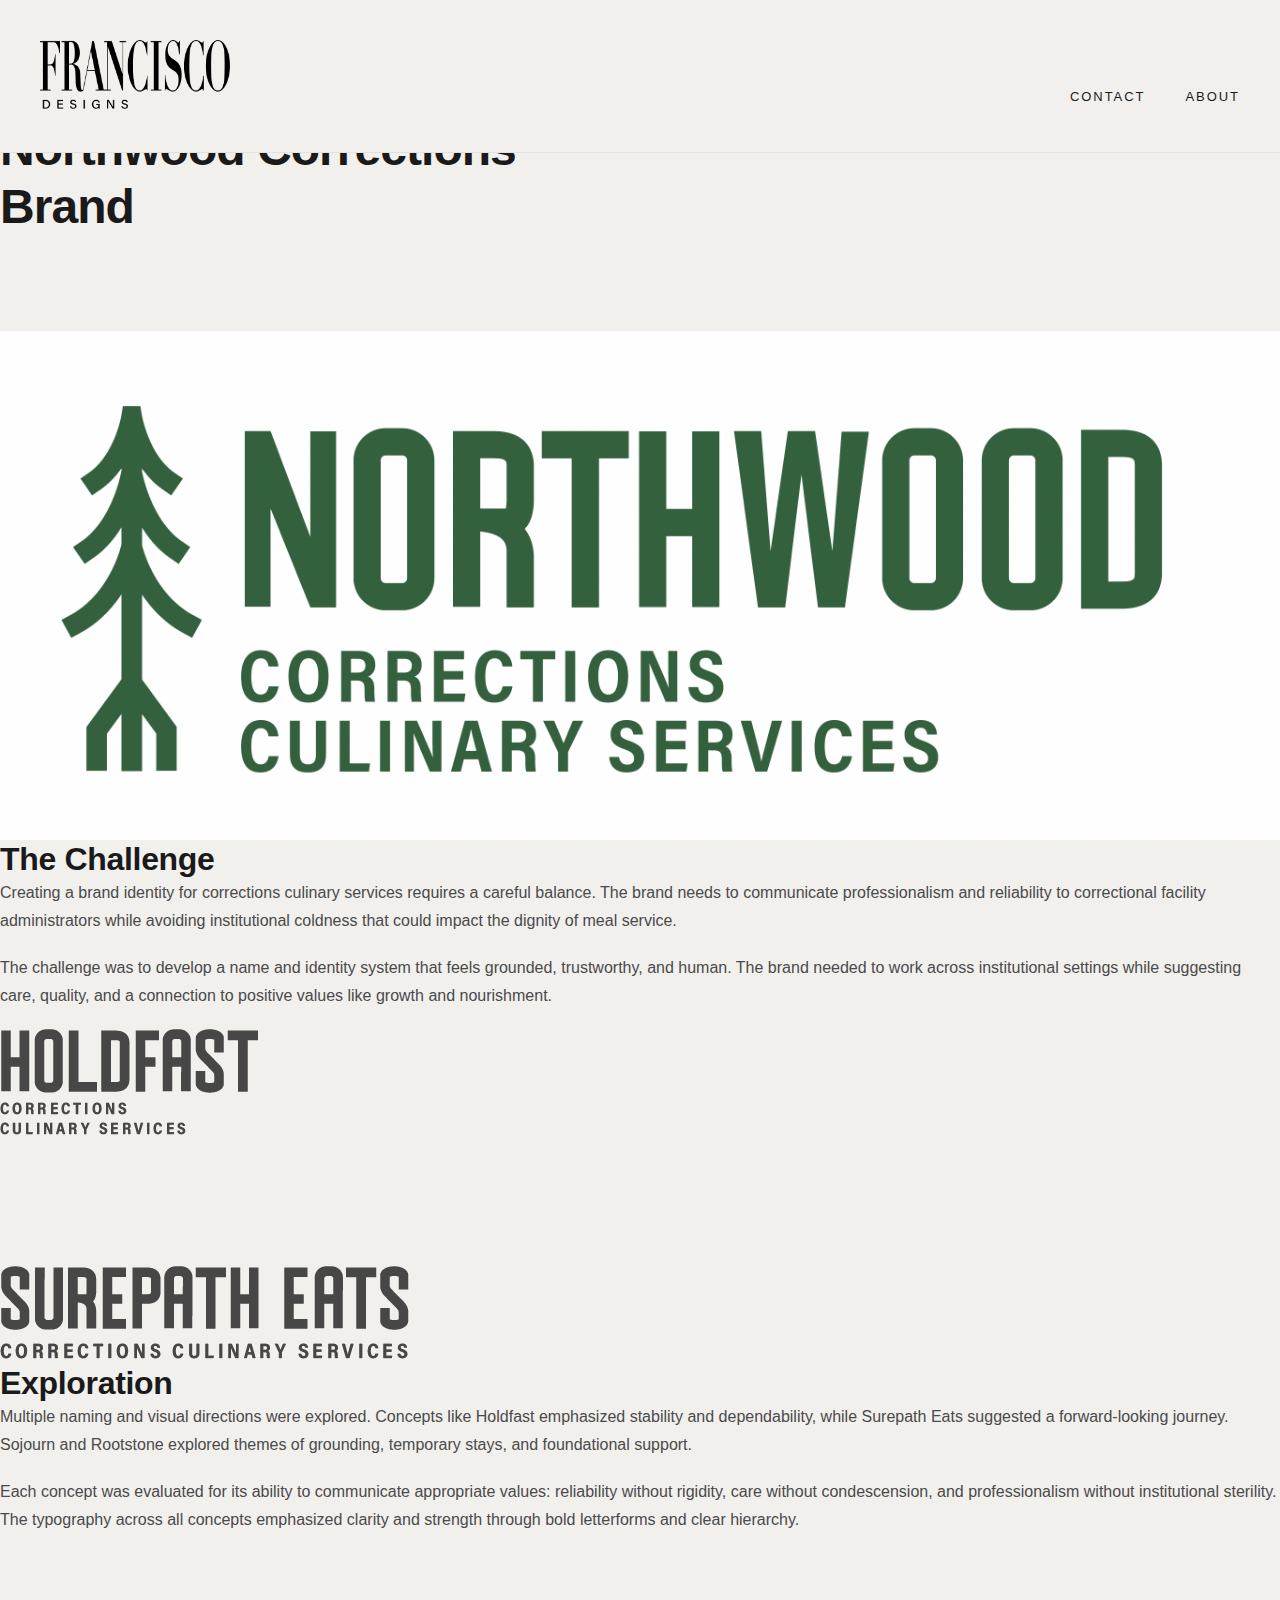
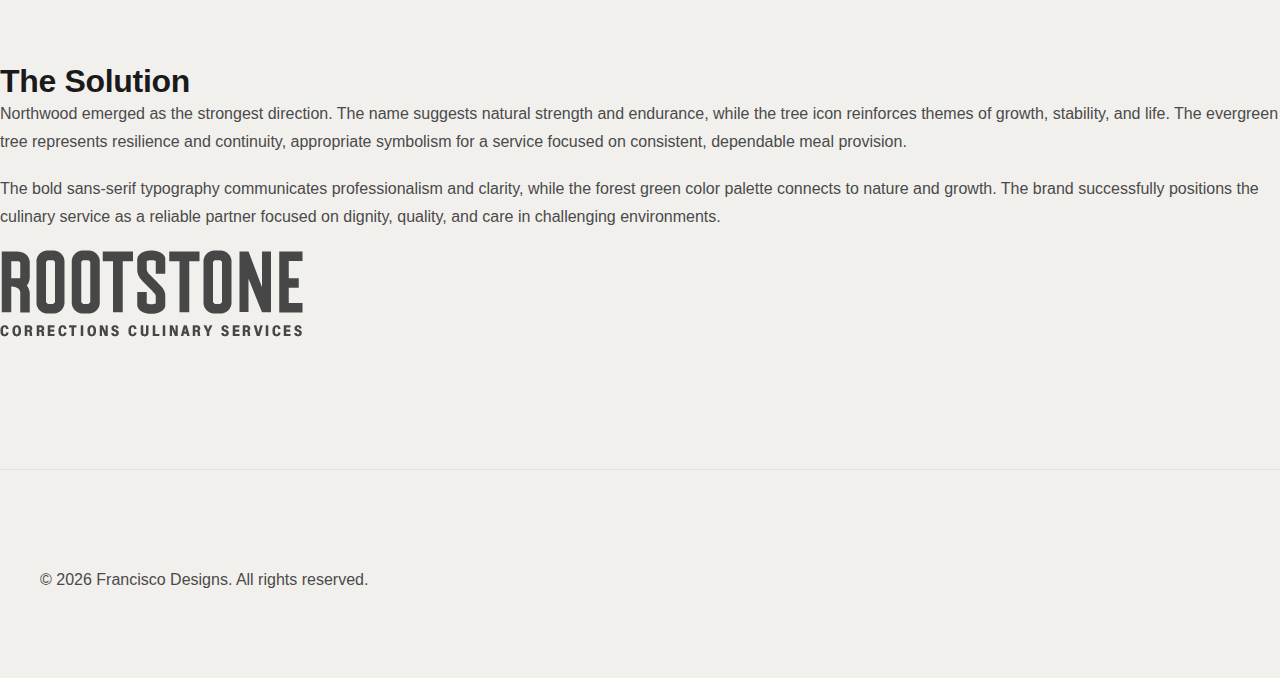
<file: northwood.html>
<!DOCTYPE html>
<html lang="en">
<head>
    <meta charset="UTF-8">
    <meta name="viewport" content="width=device-width, initial-scale=1.0">
    <title>Northwood Corrections Brand - Francisco Designs</title>
    <link rel="stylesheet" href="css/styles.css">
</head>
<body>
    <!-- Navigation Header -->
    <header class="main-header">
        <div class="header-content">
            <a href="index.html" class="logo">
                <img src="MainFranciscoLogo.png" alt="Francisco Designs">
            </a>
            <nav class="main-nav">
                <a href="#contact" class="nav-link">CONTACT</a>
                <a href="about.html" class="nav-link">ABOUT</a>
            </nav>
        </div>
    </header>

    <!-- Project Detail Page -->
    <main class="project-detail">

        <!-- Hero Section -->
        <section class="hero" data-aos="fade-up">
            <h1 class="project-hero-title">Northwood Corrections<br>Brand</h1>
            <div class="hero-image">
                <img src="Northwood-Corrections%20Brand/Final%20Logo.png" alt="Northwood Corrections Culinary Services Brand">
            </div>
        </section>

        <!-- Content Sections -->
        <div class="content-wrapper">

            <!-- Section 1: Text Left, Image Right -->
            <section class="content-section layout-text-image" data-aos="fade-up">
                <div class="content-text">
                    <h2 class="section-header">The Challenge</h2>
                    <p>Creating a brand identity for corrections culinary services requires a careful balance. The brand needs to communicate professionalism and reliability to correctional facility administrators while avoiding institutional coldness that could impact the dignity of meal service.</p>
                    <p>The challenge was to develop a name and identity system that feels grounded, trustworthy, and human. The brand needed to work across institutional settings while suggesting care, quality, and a connection to positive values like growth and nourishment.</p>
                </div>
                <div class="content-image">
                    <img src="Northwood-Corrections%20Brand/Process/Explorations-03/Asset%201@2x.png" alt="Holdfast Corrections Culinary Services Concept">
                </div>
            </section>

            <!-- Section 2: Image Left, Text Right -->
            <section class="content-section layout-image-text" data-aos="fade-up">
                <div class="content-image">
                    <img src="Northwood-Corrections%20Brand/Process/Explorations-03/Asset%202@2x.png" alt="Surepath Eats Brand Exploration">
                </div>
                <div class="content-text">
                    <h2 class="section-header">Exploration</h2>
                    <p>Multiple naming and visual directions were explored. Concepts like Holdfast emphasized stability and dependability, while Surepath Eats suggested a forward-looking journey. Sojourn and Rootstone explored themes of grounding, temporary stays, and foundational support.</p>
                    <p>Each concept was evaluated for its ability to communicate appropriate values: reliability without rigidity, care without condescension, and professionalism without institutional sterility. The typography across all concepts emphasized clarity and strength through bold letterforms and clear hierarchy.</p>
                </div>
            </section>

            <!-- Section 3: Text Left, Image Right -->
            <section class="content-section layout-text-image" data-aos="fade-up">
                <div class="content-text">
                    <h2 class="section-header">The Solution</h2>
                    <p>Northwood emerged as the strongest direction. The name suggests natural strength and endurance, while the tree icon reinforces themes of growth, stability, and life. The evergreen tree represents resilience and continuity, appropriate symbolism for a service focused on consistent, dependable meal provision.</p>
                    <p>The bold sans-serif typography communicates professionalism and clarity, while the forest green color palette connects to nature and growth. The brand successfully positions the culinary service as a reliable partner focused on dignity, quality, and care in challenging environments.</p>
                </div>
                <div class="content-image">
                    <img src="Northwood-Corrections%20Brand/Process/Explorations-03/Asset%204@2x.png" alt="Rootstone Corrections Culinary Services Concept">
                </div>
            </section>

        </div>

    </main>

    <!-- Footer -->
    <footer class="main-footer">
        <p>&copy; 2026 Francisco Designs. All rights reserved.</p>
    </footer>

    <script src="js/main.js"></script>
</body>
</html>
</file>
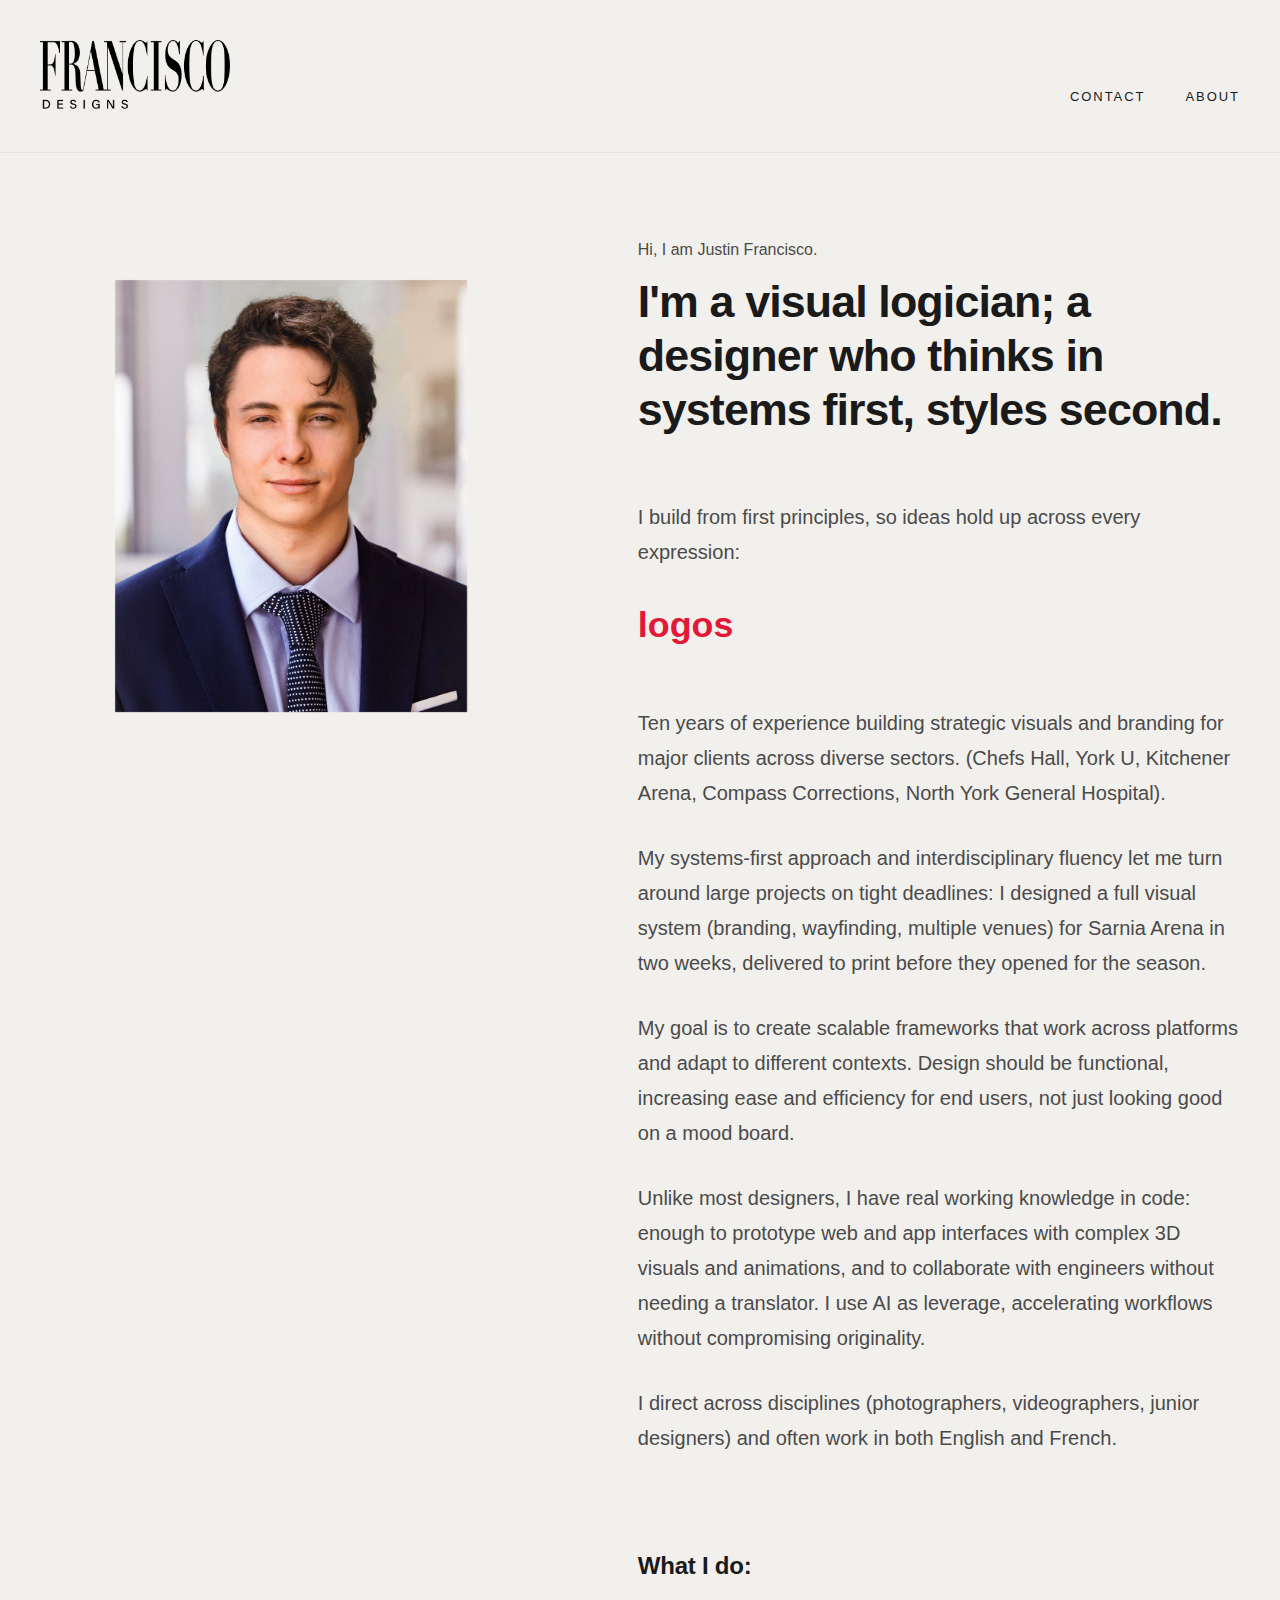
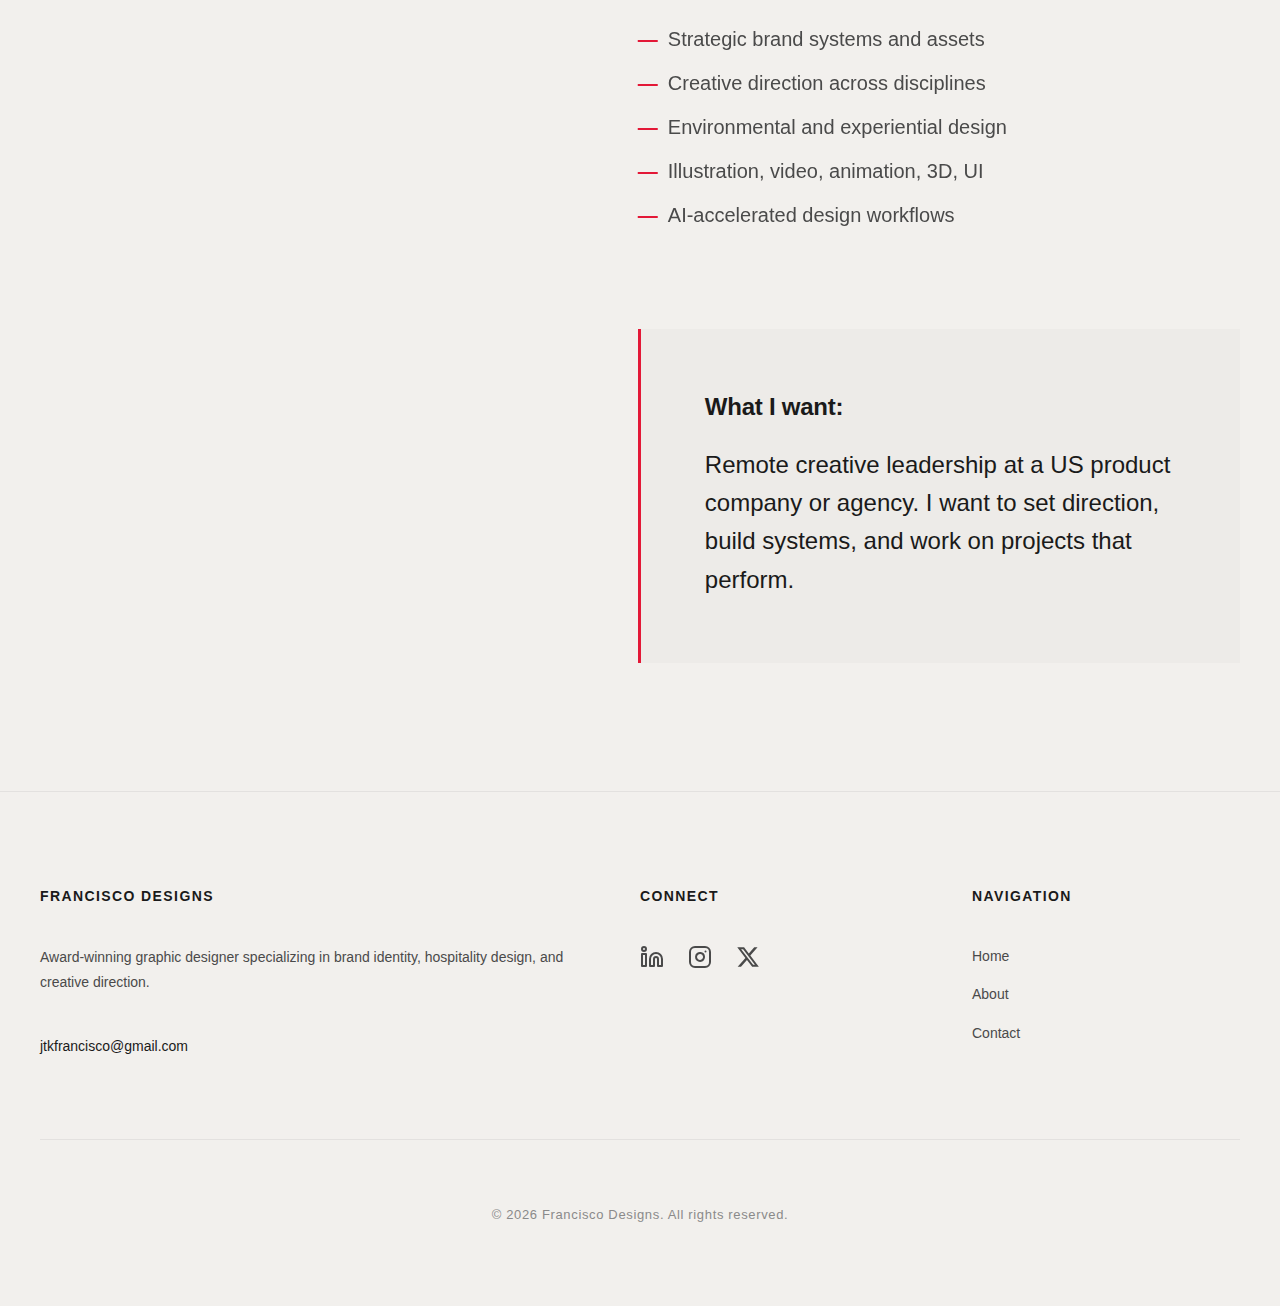
<file: About/about.html>
<!DOCTYPE html>
<html lang="en">
<head>
    <meta charset="UTF-8">
    <meta name="viewport" content="width=device-width, initial-scale=1.0">
    <title>About – Justin Francisco | Senior Designer & Creative Director</title>
    <meta name="description" content="Senior designer building systems across brand, product, and physical space. Ten years experience with Compass Group Canada and Chestnut Park.">
    <link rel="stylesheet" href="../css/styles.css">
    <style>
        /* About Page Specific Styles */
        .about-hero {
            margin-top: 120px;
            max-width: var(--content-max-width);
            margin-left: auto;
            margin-right: auto;
            padding: 0 var(--bleed-margin);
            margin-bottom: var(--space-2xl);
        }

        .about-grid {
            display: grid;
            grid-template-columns: 1fr 1.2fr;
            gap: var(--space-xl);
            align-items: start;
        }

        .about-image-wrapper {
            position: sticky;
            top: 160px;
            padding-top: calc(var(--space-sm) + 96px); /* Align with text block top */
        }

        .about-image {
            width: 70%; /* 30% smaller */
            height: auto;
            display: block;
            margin: 0 auto; /* Center the smaller image */
        }

        .about-content {
            padding-top: calc(var(--space-sm) + 96px); /* Move content down by ~2 inches */
        }

        /* New hierarchy: name, tagline, intro text, disciplines */
        .about-name {
            font-size: var(--font-size-base); /* 16px - smaller */
            font-weight: 500;
            color: var(--color-text-medium);
            margin-bottom: var(--space-xs);
            letter-spacing: 0;
        }

        .about-tagline {
            font-size: clamp(var(--font-size-2xl), 3.5vw, var(--font-size-3xl)); /* Use token */
            font-weight: 600;
            line-height: var(--line-height-tight);
            letter-spacing: -0.02em;
            color: var(--color-text);
            margin-bottom: var(--space-lg);
        }

        .about-intro-text {
            font-size: var(--font-size-lg);
            line-height: var(--line-height-relaxed);
            color: var(--color-text-medium);
            margin-bottom: var(--space-sm);
        }

        .about-disciplines {
            font-size: clamp(var(--font-size-xl), 2.8vw, 36px); /* Slight increase */
            font-weight: 500;
            color: var(--color-text);
            margin-bottom: var(--space-md); /* Tighter spacing to experience text */
            min-height: 2em; /* prevent layout shift during animation */
        }

        .discipline-cycle {
            display: inline-block;
            color: var(--color-accent);
            font-weight: 600;
            transition: opacity 0.3s ease, transform 0.3s ease;
        }

        .about-experience {
            margin-bottom: var(--space-xl);
        }

        .about-experience p {
            font-size: var(--font-size-lg);
            line-height: var(--line-height-relaxed);
            color: var(--color-text-medium);
            margin-bottom: 1.5em;
        }

        .about-experience strong {
            color: var(--color-text);
            font-weight: 600;
        }

        .about-experience em {
            color: var(--color-text-medium); /* Match body copy color */
            font-style: normal; /* Remove italic */
            font-weight: 400;
        }

        .about-section {
            margin-bottom: var(--space-xl);
        }

        .about-section-title {
            font-size: var(--font-size-xs);
            font-weight: 600;
            letter-spacing: 0.15em;
            text-transform: uppercase;
            color: var(--color-text-light);
            margin-bottom: var(--space-md);
        }

        .about-section-title-large {
            font-size: var(--font-size-xl); /* 24px - larger than current */
            font-weight: 600;
            color: var(--color-text);
            margin-bottom: var(--space-md);
            letter-spacing: -0.01em;
        }

        .about-list {
            list-style: none;
            padding: 0;
        }

        .about-list li {
            font-size: var(--font-size-lg);
            line-height: 1.8;
            color: var(--color-text-medium);
            padding-left: 1.5em;
            position: relative;
            margin-bottom: 0.4em;
        }

        .about-list li::before {
            content: '—';
            position: absolute;
            left: 0;
            color: var(--color-accent);
            font-weight: 600;
        }

        .about-goal {
            background-color: rgba(0, 0, 0, 0.02);
            border-left: 3px solid var(--color-accent);
            padding: var(--space-lg);
            margin-top: var(--space-xl);
        }

        .about-goal-title {
            font-size: var(--font-size-xs);
            font-weight: 600;
            letter-spacing: 0.15em;
            text-transform: uppercase;
            color: var(--color-text-light);
            margin-bottom: var(--space-sm);
        }

        .about-goal-title-large {
            font-size: var(--font-size-xl); /* 24px - larger */
            font-weight: 600;
            color: var(--color-text);
            margin-bottom: var(--space-sm);
            letter-spacing: -0.01em;
        }

        .about-goal-text {
            font-size: var(--font-size-xl);
            line-height: var(--line-height-base);
            color: var(--color-text);
            font-weight: 500;
            margin-bottom: 0;
        }

        /* Responsive */
        @media (max-width: 1024px) {
            .about-grid {
                grid-template-columns: 1fr;
                gap: var(--space-lg);
            }

            .about-image-wrapper {
                position: relative;
                top: 0;
                max-width: 500px;
                margin: 0 auto;
            }

            .about-hero {
                margin-bottom: var(--space-xl);
            }
        }

        @media (max-width: 768px) {
            .about-hero {
                margin-top: 96px;
                padding: 0 var(--space-md);
            }

            .about-tagline {
                font-size: var(--font-size-2xl);
            }

            .about-disciplines {
                font-size: var(--font-size-xl);
            }

            .about-experience p,
            .about-list li {
                font-size: var(--font-size-base);
            }

            .about-goal {
                padding: var(--space-md);
            }

            .about-goal-text {
                font-size: var(--font-size-lg);
            }
        }
    </style>
</head>
<body>
    <!-- Sticky Navigation Header -->
    <header class="main-header">
        <div class="header-content">
            <a href="../index.html" class="logo">
                <img src="../MainFranciscoLogo.png" alt="Francisco Designs">
            </a>
            <nav class="main-nav">
                <a href="../contact.html" class="nav-link">CONTACT</a>
                <a href="about.html" class="nav-link">ABOUT</a>
            </nav>
        </div>
    </header>

    <!-- About Hero Section -->
    <main class="about-hero">
        <div class="about-grid">
            <!-- Portrait Image -->
            <div class="about-image-wrapper">
                <img src="Justin Francisco Suit.png"
                     alt="Justin Francisco, Senior Graphic Designer and Creative Director"
                     class="about-image">
            </div>

            <!-- Content -->
            <div class="about-content">
                <h1 class="about-name">Hi, I am Justin Francisco.</h1>

                <p class="about-tagline">I'm a visual logician; a designer who thinks in systems first, styles second.</p>

                <p class="about-intro-text">I build from first principles, so ideas hold up across every expression:</p>

                <p class="about-disciplines">
                    <span class="discipline-cycle" data-disciplines="logos,signage,screens,apps,websites,videos,animations,3D models,environmental design">logos</span>
                </p>

                <div class="about-experience">
                    <p><em>Ten years of experience building strategic visuals and branding for major clients across diverse sectors. (Chefs Hall, York U, Kitchener Arena, Compass Corrections, North York General Hospital).</em></p>

                    <p>My systems-first approach and interdisciplinary fluency let me turn around large projects on tight deadlines: I designed a full visual system (branding, wayfinding, multiple venues) for Sarnia Arena in two weeks, delivered to print before they opened for the season.</p>

                    <p>My goal is to create scalable frameworks that work across platforms and adapt to different contexts. Design should be functional, increasing ease and efficiency for end users, not just looking good on a mood board.</p>

                    <p>Unlike most designers, I have real working knowledge in code: enough to prototype web and app interfaces with complex 3D visuals and animations, and to collaborate with engineers without needing a translator. I use AI as leverage, accelerating workflows without compromising originality.</p>

                    <p>I direct across disciplines (photographers, videographers, junior designers) and often work in both English and French.</p>
                </div>

                <!-- What I Do -->
                <div class="about-section">
                    <h2 class="about-section-title-large">What I do:</h2>
                    <ul class="about-list">
                        <li>Strategic brand systems and assets</li>
                        <li>Creative direction across disciplines</li>
                        <li>Environmental and experiential design</li>
                        <li>Illustration, video, animation, 3D, UI</li>
                        <li>AI-accelerated design workflows</li>
                    </ul>
                </div>

                <!-- What I Want -->
                <div class="about-goal">
                    <h2 class="about-goal-title-large">What I want:</h2>
                    <p class="about-goal-text">Remote creative leadership at a US product company or agency. I want to set direction, build systems, and work on projects that perform.</p>
                </div>
            </div>
        </div>
    </main>

    <!-- Footer -->
    <footer class="main-footer">
        <div class="footer-content">
            <!-- Column 1: About/Contact Info -->
            <div class="footer-column footer-about">
                <h3 class="footer-heading">Francisco Designs</h3>
                <p class="footer-text">
                    Award-winning graphic designer specializing in brand identity,
                    hospitality design, and creative direction.
                </p>
                <p class="footer-text">
                    <a href="mailto:jtkfrancisco@gmail.com" class="footer-email">
                        jtkfrancisco@gmail.com
                    </a>
                </p>
            </div>

            <!-- Column 2: Social Links -->
            <div class="footer-column footer-social">
                <h3 class="footer-heading">Connect</h3>
                <div class="social-links">
                    <a href="https://www.linkedin.com/in/jtkfrancisco/"
                       target="_blank"
                       rel="noopener noreferrer"
                       aria-label="LinkedIn"
                       class="social-icon">
                        <svg viewBox="0 0 24 24" fill="none" stroke="currentColor" stroke-width="2" stroke-linecap="round" stroke-linejoin="round">
                            <path d="M16 8a6 6 0 0 1 6 6v7h-4v-7a2 2 0 0 0-2-2 2 2 0 0 0-2 2v7h-4v-7a6 6 0 0 1 6-6z"/>
                            <rect x="2" y="9" width="4" height="12"/>
                            <circle cx="4" cy="4" r="2"/>
                        </svg>
                    </a>
                    <a href="https://instagram.com/justinfranciscodesigns"
                       target="_blank"
                       rel="noopener noreferrer"
                       aria-label="Instagram"
                       class="social-icon">
                        <svg viewBox="0 0 24 24" fill="none" stroke="currentColor" stroke-width="2" stroke-linecap="round" stroke-linejoin="round">
                            <rect x="2" y="2" width="20" height="20" rx="5" ry="5"/>
                            <path d="M16 11.37A4 4 0 1 1 12.63 8 4 4 0 0 1 16 11.37z"/>
                            <line x1="17.5" y1="6.5" x2="17.51" y2="6.5"/>
                        </svg>
                    </a>
                    <a href="https://x.com/elonmusk"
                       target="_blank"
                       rel="noopener noreferrer"
                       aria-label="X (Twitter)"
                       class="social-icon">
                        <svg viewBox="0 0 24 24" fill="currentColor">
                            <path d="M18.244 2.25h3.308l-7.227 8.26 8.502 11.24H16.17l-5.214-6.817L4.99 21.75H1.68l7.73-8.835L1.254 2.25H8.08l4.713 6.231zm-1.161 17.52h1.833L7.084 4.126H5.117z"/>
                        </svg>
                    </a>
                </div>
            </div>

            <!-- Column 3: Quick Navigation -->
            <div class="footer-column footer-nav">
                <h3 class="footer-heading">Navigation</h3>
                <nav class="footer-nav-links">
                    <a href="../index.html" class="footer-nav-link">Home</a>
                    <a href="about.html" class="footer-nav-link">About</a>
                    <a href="../contact.html" class="footer-nav-link">Contact</a>
                </nav>
            </div>
        </div>

        <!-- Copyright -->
        <div class="footer-bottom">
            <p class="footer-copyright">&copy; 2026 Francisco Designs. All rights reserved.</p>
        </div>
    </footer>

    <script src="../js/main.js"></script>
</body>
</html>
</file>
<file: css/styles.css>
/* ===================================
   FRANCISCO DESIGNS - PORTFOLIO CSS
   Design System: Calm, Editorial, Senior
   =================================== */

/* ===================================
   RESET & BASE
   =================================== */

* {
    margin: 0;
    padding: 0;
    box-sizing: border-box;
}

/* ===================================
   ACCESSIBILITY - Skip Link
   =================================== */

.skip-link {
    position: absolute;
    top: -100px;
    left: 16px;
    background: var(--color-text);
    color: var(--color-bg);
    padding: 12px 24px;
    z-index: 10000;
    font-size: var(--font-size-sm);
    font-weight: 500;
    border-radius: 4px;
    text-decoration: none;
    transition: top 0.3s ease;
}

.skip-link:focus {
    top: 16px;
    outline: none;
}

/* ===================================
   ACCESSIBILITY - Focus States
   =================================== */

a:focus-visible,
button:focus-visible,
input:focus-visible,
textarea:focus-visible,
select:focus-visible {
    outline: 2px solid var(--color-accent);
    outline-offset: 2px;
}

html {
    scroll-behavior: smooth;
}

body {
    font-family: -apple-system, BlinkMacSystemFont, 'Segoe UI', 'Helvetica Neue', Arial, sans-serif;
    line-height: 1.6;
    color: #1a1a1a;
    background-color: #f2f0ed;
    -webkit-font-smoothing: antialiased;
    -moz-osx-font-smoothing: grayscale;
}

img {
    max-width: 100%;
    height: auto;
    display: block;
}

a {
    text-decoration: none;
    color: inherit;
    transition: opacity 0.3s ease;
}

a:hover {
    opacity: 0.6;
}

/* ===================================
   DESIGN TOKENS
   =================================== */

:root {
    /* Colors */
    --color-bg: #f2f0ed;
    --color-text: #1a1a1a;
    --color-text-medium: #4a4a4a;
    --color-text-light: #8a8a8a;
    --color-accent: #E31837;

    /* Spacing Scale */
    --space-xs: 16px;
    --space-sm: 24px;
    --space-md: 40px;
    --space-lg: 64px;
    --space-xl: 96px;
    --space-2xl: 128px;

    /* Layout Constraints */
    --text-max-width: 680px;
    --content-max-width: 1440px;
    --bleed-margin: 40px;

    /* Typography */
    --font-size-xs: 13px;
    --font-size-sm: 14px;
    --font-size-base: 16px;
    --font-size-lg: 20px;
    --font-size-xl: 24px;
    --font-size-2xl: 32px;
    --font-size-3xl: 48px;
    --font-size-4xl: 64px;

    --line-height-tight: 1.2;
    --line-height-base: 1.6;
    --line-height-relaxed: 1.75;

    /* Transitions */
    --transition-base: 0.3s ease;
    --transition-slow: 0.6s cubic-bezier(0.4, 0, 0.2, 1);
}

/* ===================================
   TYPOGRAPHY
   =================================== */

h1, h2, h3, h4, h5, h6 {
    font-weight: 600;
    line-height: var(--line-height-tight);
    color: var(--color-text);
}

h1 {
    font-size: clamp(var(--font-size-3xl), 5vw, var(--font-size-4xl));
    font-weight: 700;
    letter-spacing: -0.02em;
}

h2 {
    font-size: clamp(var(--font-size-xl), 3vw, var(--font-size-2xl));
    font-weight: 600;
    letter-spacing: -0.01em;
}

h3 {
    font-size: var(--font-size-lg);
    font-weight: 600;
}

p {
    font-size: var(--font-size-base);
    line-height: var(--line-height-relaxed);
    color: var(--color-text-medium);
    margin-bottom: 1.2em;
}

strong {
    font-weight: 600;
    color: var(--color-text);
}

em {
    font-style: italic;
    color: var(--color-text-light);
}

/* ===================================
   LAYOUT UTILITIES - DUAL MARGIN SYSTEM
   =================================== */

/* Text Container: Constrained, readable width */
.container {
    max-width: var(--text-max-width);
    margin-left: auto;
    margin-right: auto;
    padding-left: var(--space-md);
    padding-right: var(--space-md);
}

/* Full Bleed: Near edge-to-edge for images */
.bleed {
    max-width: var(--content-max-width);
    margin-left: auto;
    margin-right: auto;
    padding-left: var(--bleed-margin);
    padding-right: var(--bleed-margin);
}

/* Full Bleed Media: Minimal margins for hero images */
.bleed-full {
    margin-left: var(--space-sm);
    margin-right: var(--space-sm);
}

/* ===================================
   HEADER & NAVIGATION (STICKY)
   =================================== */

.main-header {
    position: fixed;
    top: 0;
    left: 0;
    right: 0;
    background-color: var(--color-bg);
    z-index: 1000;
    padding: var(--space-md) var(--space-md);
    transition: var(--transition-base);
    border-bottom: 1px solid rgba(0, 0, 0, 0.06);
}

.header-content {
    display: flex;
    justify-content: space-between;
    align-items: flex-end; /* Baseline alignment */
}

.logo img {
    height: 72px; /* Bigger logo */
    width: auto;
    transition: var(--transition-base);
}

.logo:hover img {
    opacity: 1;
    transform: translateY(-2px);
}

.main-nav {
    display: flex;
    gap: var(--space-md);
    align-items: baseline;
    padding-bottom: 4px; /* Fine-tune baseline alignment */
}

.nav-link {
    font-size: var(--font-size-xs);
    font-weight: 500;
    letter-spacing: 0.15em;
    text-transform: uppercase;
    color: var(--color-text);
    position: relative;
}

.nav-link::after {
    content: '';
    position: absolute;
    bottom: -4px;
    left: 0;
    width: 0;
    height: 1px;
    background-color: var(--color-text);
    transition: width var(--transition-base);
}

.nav-link:hover::after {
    width: 100%;
}

/* ===================================
   HOME PAGE
   =================================== */

.homepage {
    margin-top: 120px; /* Account for fixed header */
}

/* Hero Section */
.hero-section {
    max-width: var(--text-max-width);
    margin: 0 auto var(--space-2xl);
    padding: var(--space-xl) var(--space-md) 0;
    text-align: center;
}

.hero-title {
    font-size: clamp(var(--font-size-3xl), 5vw, 56px);
    font-weight: 700;
    letter-spacing: -0.02em;
    line-height: var(--line-height-tight);
    margin-bottom: var(--space-md);
    color: var(--color-text);
}

.hero-subtitle {
    font-size: var(--font-size-lg);
    line-height: var(--line-height-relaxed);
    color: var(--color-text-medium);
    max-width: 640px;
    margin: 0 auto;
}

/* Magnetic Text Animation */
.word-magnetic {
    display: inline-block;
    transform: translate3d(0, 0, 0);
    transition: transform 0.3s cubic-bezier(0.34, 1.56, 0.64, 1);
}

.word-magnetic.active {
    will-change: transform;
    transition: transform 0.15s cubic-bezier(0.34, 1.56, 0.64, 1);
}

.word-space {
    display: inline;
    user-select: none;
}

/* Client Strip */
.client-strip {
    max-width: var(--text-max-width);
    margin: 0 auto var(--space-2xl);
    padding: 0 var(--space-md);
    text-align: center;
}

.client-label {
    font-size: var(--font-size-xs);
    font-weight: 600;
    letter-spacing: 0.1em;
    text-transform: uppercase;
    color: var(--color-text-light);
    margin-bottom: var(--space-sm);
}

.client-names {
    font-size: var(--font-size-base);
    line-height: var(--line-height-relaxed);
    color: var(--color-text-medium);
    font-weight: 500;
}

/* Projects Grid */
.projects-grid {
    padding: 0 var(--space-md);
}

.section-heading {
    font-size: var(--font-size-sm);
    font-weight: 600;
    letter-spacing: 0.08em;
    text-transform: uppercase;
    color: var(--color-text-light);
    margin-bottom: var(--space-xl);
    text-align: center;
}

.project-section {
    margin-bottom: var(--space-lg);
}

.project-link {
    display: block;
    transition: var(--transition-base);
}

.project-image-wrapper {
    overflow: hidden;
    margin-bottom: var(--space-sm);
    margin-left: 0;
    margin-right: 0;
}

.project-image {
    width: 100%;
    height: auto;
    transition: transform var(--transition-slow);
}

.project-link:hover .project-image {
    transform: scale(1.01);
}

.project-info {
    padding: var(--space-sm) 0;
}

.project-caption {
    font-size: var(--font-size-sm);
    font-weight: 600;
    letter-spacing: 0.1em;
    text-transform: uppercase;
    color: var(--color-text-medium);
    padding-left: 0;
    margin-bottom: var(--space-xs);
}

.project-description {
    font-size: var(--font-size-base);
    line-height: var(--line-height-relaxed);
    color: var(--color-text-medium);
    margin-bottom: var(--space-xs);
}

.project-meta {
    font-size: 14px;
    color: var(--color-text-light);
    margin-bottom: var(--space-sm);
}

.project-cta {
    font-size: var(--font-size-sm);
    font-weight: 600;
    color: var(--color-accent);
    display: inline-block;
    transition: transform var(--transition-base);
}

.project-link:hover .project-cta {
    transform: translateX(4px);
}

/* Testimonials Section */
.testimonials-section {
    margin: var(--space-2xl) auto;
    padding: 0 var(--space-md);
}

.testimonials-grid {
    display: grid;
    grid-template-columns: repeat(auto-fit, minmax(300px, 1fr));
    gap: var(--space-lg);
    max-width: var(--content-max-width);
    margin: 0 auto;
}

.testimonial-card {
    background-color: rgba(0, 0, 0, 0.02);
    padding: var(--space-lg);
}

.testimonial-quote {
    font-size: var(--font-size-lg);
    line-height: var(--line-height-relaxed);
    color: var(--color-text);
    margin-bottom: var(--space-md);
}

.testimonial-attribution {
    font-size: var(--font-size-sm);
    color: var(--color-text-medium);
    font-weight: 500;
}

/* ===================================
   PROJECT DETAIL PAGE
   =================================== */

.project-detail {
    margin-top: 120px;
}

/* Project Title Styling */
.project-detail h1 {
    font-size: clamp(var(--font-size-2xl), 4vw, var(--font-size-3xl));
    font-weight: 700;
    letter-spacing: -0.02em;
    line-height: var(--line-height-tight);
    margin: var(--space-xl) 0;
    color: var(--color-text);
}

/* Proof Strip - Compact, Scannable */
.proof-strip {
    background-color: rgba(0, 0, 0, 0.02);
    border-top: 1px solid rgba(0, 0, 0, 0.06);
    border-bottom: 1px solid rgba(0, 0, 0, 0.06);
    padding: var(--space-lg) 0;
    margin-bottom: var(--space-2xl);
}

.proof-grid {
    display: grid;
    grid-template-columns: repeat(auto-fit, minmax(280px, 1fr));
    gap: var(--space-md);
    max-width: var(--content-max-width);
    margin: 0 auto;
    padding: 0 var(--bleed-margin);
}

.proof-item h3 {
    font-size: var(--font-size-sm);
    font-weight: 600;
    letter-spacing: 0.08em;
    text-transform: uppercase;
    color: var(--color-text-light);
    margin-bottom: var(--space-xs);
}

.proof-item p,
.proof-item ul {
    font-size: var(--font-size-sm);
    line-height: var(--line-height-base);
    color: var(--color-text-medium);
}

.proof-item ul {
    list-style: none;
    padding: 0;
}

.proof-item li {
    padding-left: 1em;
    position: relative;
    margin-bottom: 0.5em;
}

.proof-item li::before {
    content: '•';
    position: absolute;
    left: 0;
    color: var(--color-accent);
}

.proof-highlight {
    font-size: var(--font-size-xl);
    font-weight: 700;
    color: var(--color-accent);
    line-height: 1;
    margin-bottom: var(--space-xs);
}

/* Hero Section */
.hero {
    margin-bottom: 0;
}

.hero-image {
    overflow: hidden;
    margin-bottom: 0;
}

.hero-image img {
    width: 100%;
    height: auto;
}

/* Content Sections - Dual Margin Pattern */
.content-section {
    margin-bottom: var(--space-2xl);
}

/* Text Section: Constrained */
.section-text {
    max-width: var(--text-max-width);
    margin-left: auto;
    margin-right: auto;
    padding: 0 var(--space-md);
    margin-bottom: var(--space-lg);
}

.section-text h2 {
    margin-bottom: var(--space-md);
}

/* Image Section: Near Full Bleed */
.section-image {
    max-width: var(--content-max-width);
    margin: 0 auto var(--space-lg);
    padding: 0 var(--bleed-margin);
}

.section-image img {
    width: 100%;
    height: auto;
    transition: transform var(--transition-slow);
}

.section-image:hover img {
    transform: scale(1.005);
}

.image-caption {
    font-size: var(--font-size-sm);
    color: var(--color-text-light);
    font-style: italic;
    margin-top: var(--space-sm);
    line-height: var(--line-height-base);
}

/* Two-Column Layout (Text + Image) */
.section-split {
    max-width: var(--content-max-width);
    margin: 0 auto var(--space-2xl);
    padding: 0 var(--bleed-margin);
    display: grid;
    grid-template-columns: 1fr 1fr;
    gap: var(--space-lg);
    align-items: start;
}

.section-split .split-text {
    max-width: 560px;
}

.section-split .split-image {
    overflow: hidden;
}

.section-split .split-image img {
    width: 100%;
    transition: transform var(--transition-slow);
}

.section-split:hover .split-image img {
    transform: scale(1.005);
}

/* Reverse column order */
.section-split.reverse {
    grid-template-columns: 1fr 1fr;
}

.section-split.reverse .split-text {
    order: 2;
}

.section-split.reverse .split-image {
    order: 1;
}

/* Logo Display: Side-by-Side (Logo Left, Text Right) */
.logo-section {
    max-width: var(--content-max-width);
    margin: 0 auto var(--space-2xl);
    padding: 0 var(--bleed-margin);
    display: grid;
    grid-template-columns: 35% 1fr;
    gap: var(--space-lg);
    align-items: start;
}

.logo-section .logo-image {
    display: flex;
    align-items: flex-start;
    justify-content: flex-start;
}

.logo-section .logo-image img {
    width: 100%;
    height: auto;
}

.logo-section .logo-text h2 {
    margin-bottom: var(--space-md);
}

/* Metrics Display */
.metrics {
    display: grid;
    grid-template-columns: repeat(auto-fit, minmax(200px, 1fr));
    gap: var(--space-lg);
    margin: var(--space-xl) 0;
}

.metric-item {
    text-align: left;
}

.metric-number {
    font-size: var(--font-size-3xl);
    font-weight: 700;
    color: var(--color-accent);
    line-height: 1;
    margin-bottom: var(--space-xs);
}

.metric-label {
    font-size: var(--font-size-base);
    color: var(--color-text-medium);
    font-weight: 500;
}

/* ===================================
   PROJECT NAVIGATION
   =================================== */

.project-navigation {
    max-width: var(--text-max-width);
    margin: var(--space-2xl) auto var(--space-xl);
    padding: var(--space-lg) 0;
    border-top: 1px solid rgba(0, 0, 0, 0.06);
}

.project-nav-header {
    text-align: center;
    margin-bottom: var(--space-lg);
}

.back-to-work {
    display: inline-block;
    font-size: var(--font-size-sm);
    font-weight: 600;
    letter-spacing: 0.05em;
    text-transform: uppercase;
    color: var(--color-text-medium);
    transition: color var(--transition-base);
}

.back-to-work:hover {
    color: var(--color-text);
    opacity: 1;
}

.project-nav-links {
    display: grid;
    grid-template-columns: 1fr 1fr;
    gap: var(--space-lg);
    max-width: var(--text-max-width);
    margin: 0 auto;
    padding: 0 var(--space-md);
}

.nav-project {
    display: flex;
    flex-direction: column;
    gap: var(--space-xs);
    transition: transform var(--transition-base);
}

.nav-project:hover {
    transform: translateX(-4px);
}

.nav-project.next {
    text-align: right;
    align-items: flex-end;
}

.nav-project.next:hover {
    transform: translateX(4px);
}

.nav-project-label {
    font-size: var(--font-size-xs);
    font-weight: 600;
    letter-spacing: 0.1em;
    text-transform: uppercase;
    color: var(--color-text-light);
}

.nav-project-title {
    font-size: var(--font-size-lg);
    font-weight: 600;
    color: var(--color-text);
    line-height: var(--line-height-base);
}

.nav-project:hover .nav-project-title {
    color: var(--color-accent);
}

/* ===================================
   FOOTER
   =================================== */

.main-footer {
    background-color: var(--color-bg);
    border-top: 1px solid rgba(0, 0, 0, 0.06);
    margin-top: var(--space-2xl);
    padding: var(--space-xl) var(--space-md) var(--space-lg);
}

.footer-content {
    max-width: var(--content-max-width);
    margin: 0 auto;
    display: grid;
    grid-template-columns: 2fr 1fr 1fr;
    gap: var(--space-lg);
    margin-bottom: var(--space-lg);
}

.footer-column {
    display: flex;
    flex-direction: column;
    gap: var(--space-sm);
}

.footer-heading {
    font-size: var(--font-size-sm);
    font-weight: 600;
    letter-spacing: 0.1em;
    text-transform: uppercase;
    color: var(--color-text);
    margin-bottom: var(--space-xs);
}

.footer-text {
    font-size: var(--font-size-sm);
    line-height: var(--line-height-relaxed);
    color: var(--color-text-medium);
    margin-bottom: var(--space-xs);
}

.footer-email {
    color: var(--color-text);
    text-decoration: none;
    font-weight: 500;
    transition: opacity var(--transition-base);
}

.footer-email:hover {
    opacity: 0.6;
}

.footer-nav-links {
    display: flex;
    flex-direction: column;
    gap: var(--space-xs);
}

.footer-nav-link {
    font-size: var(--font-size-sm);
    color: var(--color-text-medium);
    text-decoration: none;
    transition: color var(--transition-base);
    width: fit-content;
}

.footer-nav-link:hover {
    color: var(--color-text);
    opacity: 1;
}

.footer-bottom {
    max-width: var(--content-max-width);
    margin: 0 auto;
    padding-top: var(--space-lg);
    border-top: 1px solid rgba(0, 0, 0, 0.06);
    text-align: center;
}

.footer-copyright {
    font-size: var(--font-size-xs);
    color: var(--color-text-light);
    letter-spacing: 0.05em;
}

/* Social Links */
.social-links {
    display: flex;
    gap: var(--space-sm);
    align-items: center;
}

.social-icon {
    display: inline-flex;
    align-items: center;
    justify-content: center;
    width: 24px;
    height: 24px;
    color: var(--color-text-medium);
    transition: color var(--transition-base);
}

.social-icon:hover {
    color: var(--color-text);
    opacity: 1;
}

.social-icon svg {
    width: 24px;
    height: 24px;
    display: block;
}

/* ===================================
   CONTACT SECTION
   =================================== */

.contact-section {
    max-width: var(--text-max-width);
    margin: var(--space-2xl) auto;
    padding: var(--space-lg) var(--space-md);
    text-align: center;
}

.contact-section h2 {
    font-size: var(--font-size-2xl);
    margin-bottom: var(--space-sm);
}

.contact-section .section-text {
    color: var(--color-text-medium);
    margin-bottom: var(--space-lg);
}

.contact-info {
    display: flex;
    flex-direction: column;
    align-items: center;
    gap: var(--space-md);
}

.contact-email {
    font-size: var(--font-size-lg);
    color: var(--color-text);
    text-decoration: none;
    font-weight: 500;
    transition: opacity var(--transition-base);
}

.contact-email:hover {
    opacity: 0.6;
}

.contact-social {
    display: flex;
    gap: var(--space-sm);
    justify-content: center;
}

/* ===================================
   CONTACT FORM
   =================================== */

.contact-page {
    max-width: var(--text-max-width);
    margin: 0 auto;
    padding: var(--space-md);
}

.contact-form {
    margin-top: var(--space-lg);
}

.form-group {
    margin-bottom: var(--space-md);
}

.form-label {
    display: block;
    font-size: var(--font-size-base);
    font-weight: 500;
    color: var(--color-text);
    margin-bottom: var(--space-xs);
    letter-spacing: 0.02em;
}

.form-input,
.form-textarea,
select.form-input {
    width: 100%;
    padding: var(--space-xs) var(--space-sm);
    font-size: var(--font-size-base);
    font-family: inherit;
    color: var(--color-text);
    background-color: #fff;
    border: 1px solid rgba(0, 0, 0, 0.15);
    border-radius: 4px;
    transition: border-color var(--transition-base), box-shadow var(--transition-base);
}

.form-input:focus,
.form-textarea:focus,
select.form-input:focus {
    outline: none;
    border-color: var(--color-text);
    box-shadow: 0 0 0 3px rgba(26, 26, 26, 0.05);
}

.form-input.error,
.form-textarea.error {
    border-color: var(--color-accent);
}

.form-error {
    display: block;
    font-size: var(--font-size-xs);
    color: var(--color-accent);
    margin-top: var(--space-xs);
    min-height: 16px;
}

.form-status {
    margin-top: var(--space-md);
    padding: var(--space-sm);
    border-radius: 4px;
    font-size: var(--font-size-sm);
    text-align: center;
}

.form-status.success {
    background-color: rgba(76, 175, 80, 0.1);
    color: #2e7d32;
    border: 1px solid rgba(76, 175, 80, 0.3);
}

.form-status.error {
    background-color: rgba(227, 24, 55, 0.1);
    color: var(--color-accent);
    border: 1px solid rgba(227, 24, 55, 0.3);
}

.form-textarea {
    resize: vertical;
    min-height: 160px;
    line-height: var(--line-height-relaxed);
}

.form-button {
    display: inline-block;
    padding: var(--space-sm) var(--space-lg);
    font-size: var(--font-size-base);
    font-weight: 500;
    font-family: inherit;
    color: var(--color-bg);
    background-color: var(--color-text);
    border: none;
    border-radius: 4px;
    cursor: pointer;
    transition: opacity var(--transition-base), transform var(--transition-base);
    letter-spacing: 0.02em;
}

.form-button:hover {
    opacity: 0.85;
    transform: translateY(-1px);
}

.form-button:active {
    transform: translateY(0);
}

.contact-alternate {
    margin-top: var(--space-xl);
    text-align: center;
}

.contact-alternate p {
    color: var(--color-text-medium);
    font-size: var(--font-size-sm);
}

.contact-alternate a {
    color: var(--color-text);
    text-decoration: none;
    font-weight: 500;
    transition: opacity var(--transition-base);
}

.contact-alternate a:hover {
    opacity: 0.6;
}

/* ===================================
   RESPONSIVE
   =================================== */

@media (max-width: 1024px) {
    :root {
        --bleed-margin: 24px;
        --space-xl: 64px;
        --space-2xl: 96px;
    }

    .section-split {
        grid-template-columns: 1fr;
        gap: var(--space-md);
    }

    .section-split.reverse .split-text {
        order: 1;
    }

    .section-split.reverse .split-image {
        order: 2;
    }

    .logo-section {
        grid-template-columns: 1fr;
        gap: var(--space-md);
    }

    .logo-section .logo-image {
        justify-content: center;
    }

    .proof-grid {
        grid-template-columns: 1fr;
    }

    .footer-content {
        grid-template-columns: 1fr 1fr;
        gap: var(--space-lg) var(--space-md);
    }

    .footer-about {
        grid-column: 1 / -1;
    }
}

@media (max-width: 768px) {
    :root {
        --bleed-margin: 16px;
        --space-md: 24px;
        --space-lg: 40px;
        --space-xl: 56px;
        --space-2xl: 72px;
    }

    .main-header {
        padding: var(--space-sm) var(--space-md);
    }

    .logo img {
        height: 56px;
    }

    .main-nav {
        gap: var(--space-sm);
    }

    .homepage,
    .project-detail {
        margin-top: 96px;
    }

    .metrics {
        grid-template-columns: 1fr;
        gap: var(--space-md);
    }

    .footer-content {
        grid-template-columns: 1fr;
        gap: var(--space-lg);
    }

    .footer-about {
        grid-column: auto;
    }

    .project-nav-links {
        grid-template-columns: 1fr;
        gap: var(--space-lg);
    }

    .nav-project.next {
        text-align: left;
        align-items: flex-start;
    }
}

@media (prefers-reduced-motion: reduce) {
    *,
    *::before,
    *::after {
        animation-duration: 0.01ms !important;
        animation-iteration-count: 1 !important;
        transition-duration: 0.01ms !important;
        scroll-behavior: auto !important;
    }
}
</file>
